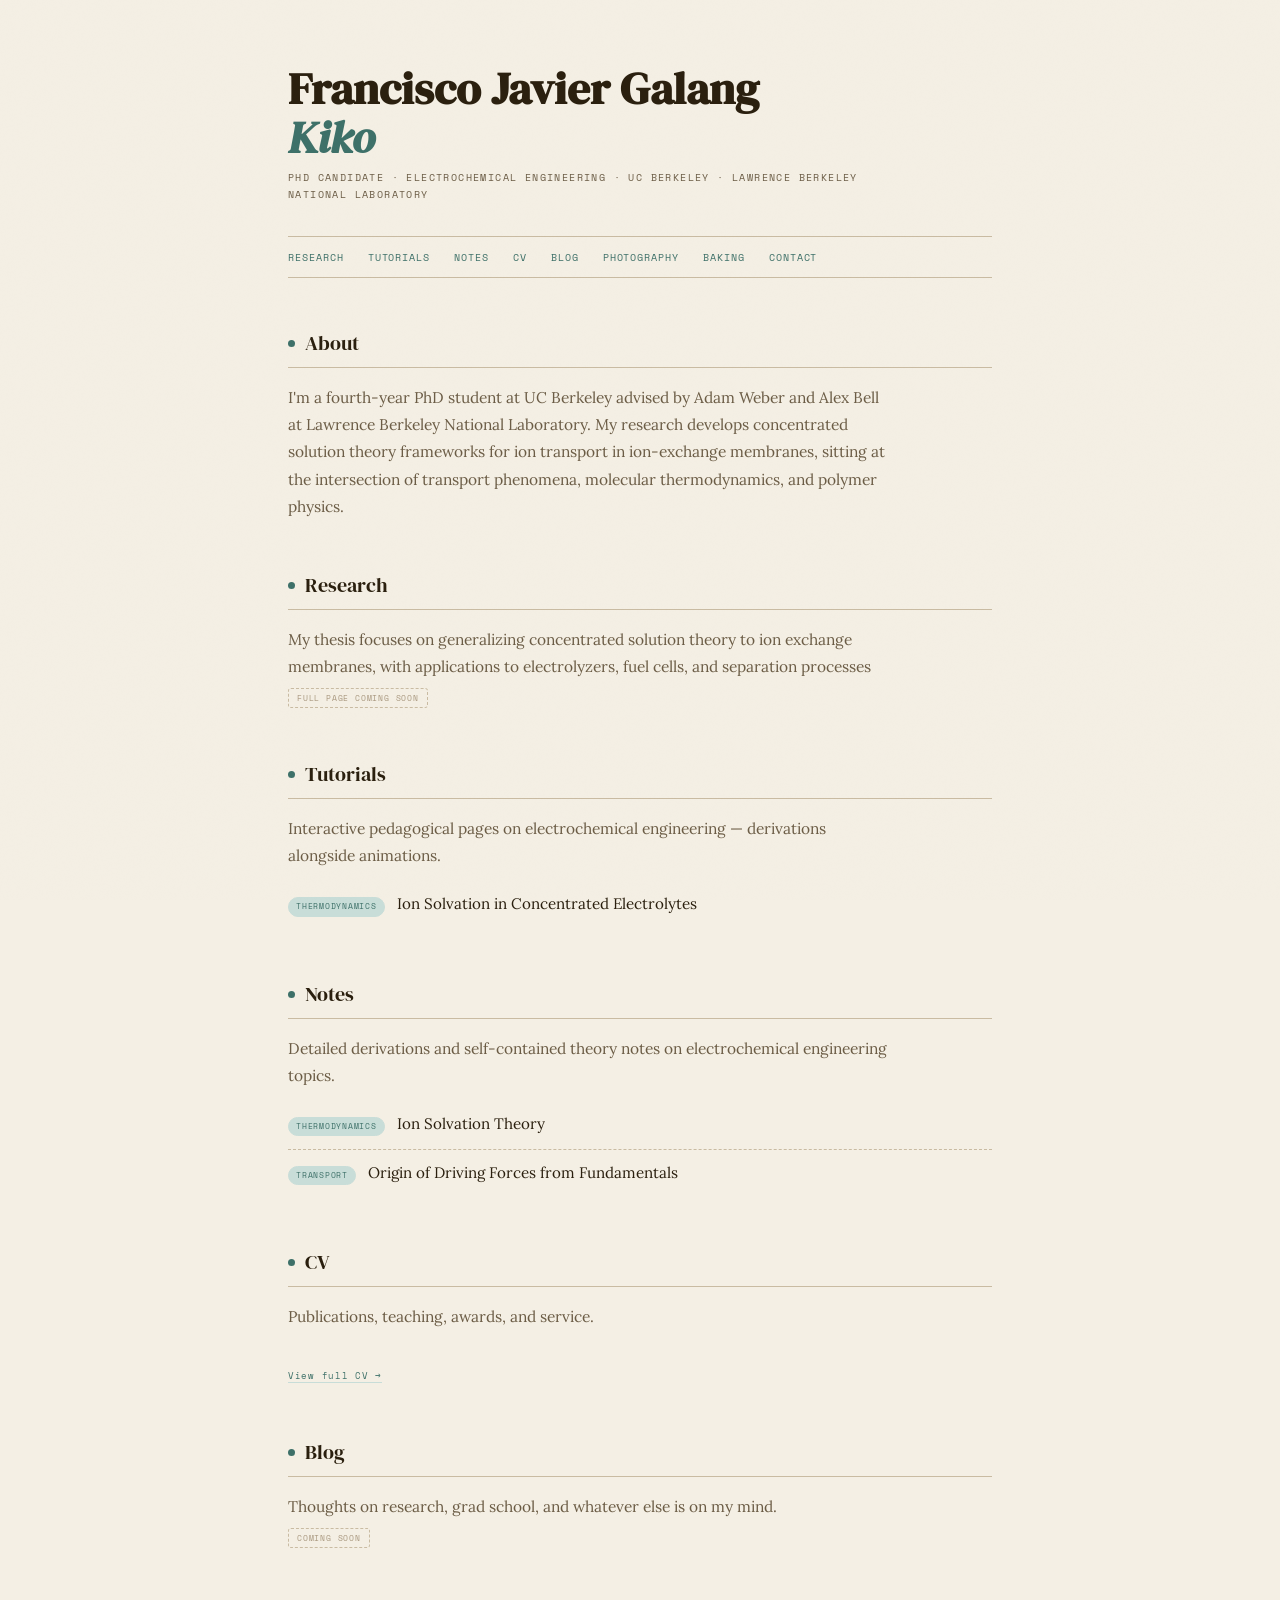
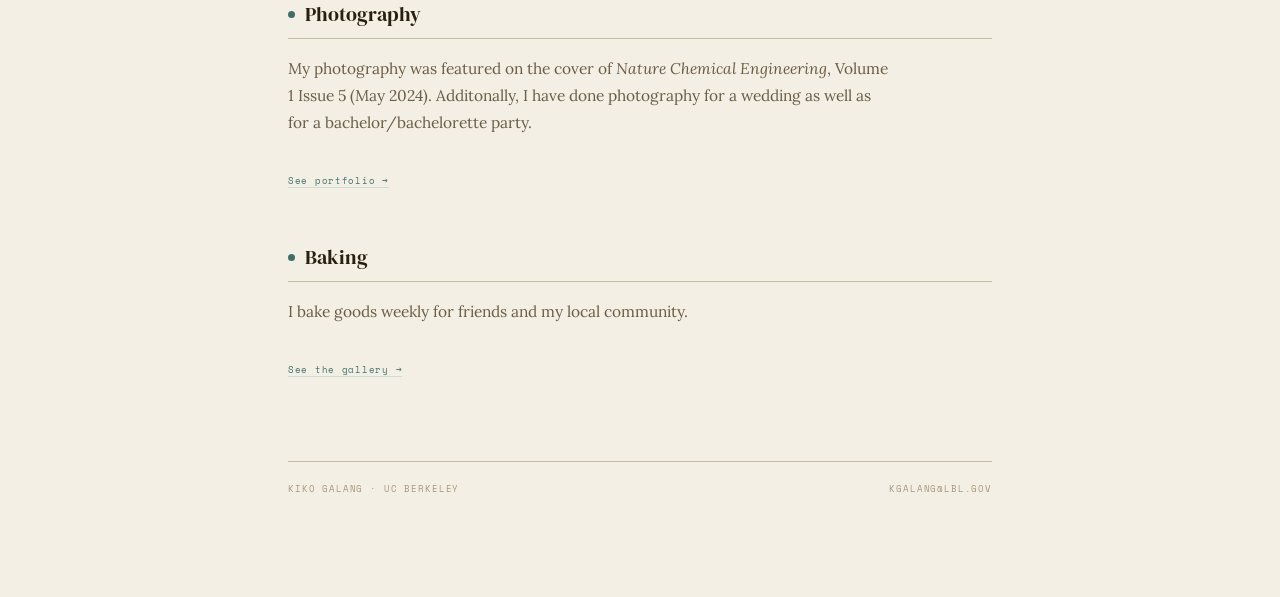
<file: index.html>
<!-- <!DOCTYPE html>
<html lang="en">
<head>
  <meta charset="UTF-8">
  <meta name="viewport" content="width=device-width, initial-scale=1.0">
  <title>Kiko Galang</title>
  <style>
    body {
      font-family: Georgia, serif;
      max-width: 750px;
      margin: 60px auto;
      padding: 0 20px;
      color: #222;
      line-height: 1.7;
    }
    h1 { font-size: 2em; margin-bottom: 0; }
    .subtitle { color: #555; margin-top: 4px; }
    nav { margin: 30px 0; }
    nav a { margin-right: 20px; color: #1a0dab; text-decoration: none; }
    nav a:hover { text-decoration: underline; }
    section { margin-top: 40px; }
    h2 { border-bottom: 1px solid #ddd; padding-bottom: 6px; }
    h2 a { color: #222; text-decoration: none; }
    h2 a:hover { color: #1a0dab; }
  </style>
</head>
<body>

  <h1>Kiko Galang</h1>
  <p class="subtitle">PhD Candidate, Chemical Engineering · UC Berkeley</p>

  <nav>
    <a href="#research">Research</a>
    <a href="tutorials/solvation.html">Tutorials</a>
    <a href="cv.html">CV</a>
    <a href="#blog">Blog</a>
    <a href="#photography">Photography</a>
    <a href="baking.html">Baking</a>
    <a href="mailto:kgalang@lbl.gov">Contact</a>
  </nav>

  <section id="about">
    <h2>About</h2>
    <p>
      I'm a fourth-year PhD student at UC Berkeley advised by Adam Weber and Alex Bell at Lawrence Berkeley National Laboratory. My research develops concentrated solution theory frameworks for ion transport in ion-exchange membranes, sitting at the intersection of transport phenomena, molecular thermodynamics, and polymer physics.
    </p>
  </section>

  <section id="research">
    <h2>Research</h2>
    <p>Coming soon.</p>
  </section>

  <section id="tutorials">
    <h2><a href="tutorials/solvation.html">Tutorials</a></h2>
    <ul>
      <li><a href="tutorials/solvation.html">Ion Solvation in Concentrated Electrolytes</a></li>
    </ul>
  </section>

  <section id="cv">
    <h2><a href="cv.html">CV</a></h2>
    <p><a href="cv.html">View my CV →</a></p>
  </section>

  <section id="blog">
    <h2>Blog</h2>
    <p>Research updates on grad school, and whatever else is on my mind. Coming soon.</p>
  </section>

  <section id="photography">
    <h2>Photography</h2>
    <p>Coming soon.</p>
  </section>

  <section id="baking">
    <h2><a href="baking.html">Baking</a></h2>
    <p>I bake cookies weekly for friends and family. <a href="baking.html">See the gallery →</a></p>
  </section>

</body>
</html> -->

<!DOCTYPE html>
<html lang="en">
<head>
  <meta charset="UTF-8">
  <meta name="viewport" content="width=device-width, initial-scale=1.0">
  <title>Kiko Galang</title>
  <link href="https://fonts.googleapis.com/css2?family=Lora:ital,wght@0,400;0,600;1,400&family=Space+Mono:wght@400;700&family=DM+Serif+Display:ital@0;1&display=swap" rel="stylesheet">
  <style>
    :root {
      --parchment:  #f4efe4;
      --parchment2: #ede6d6;
      --ink:        #2a1f0e;
      --ink-muted:  #6b5c45;
      --ink-faint:  #a8977e;
      --teal:       #3d7068;
      --teal-light: #5a9189;
      --teal-pale:  #c8ddd8;
      --gold:       #b5862a;
      --rule:       #c9bba2;
    }

    * { box-sizing: border-box; margin: 0; padding: 0; }

    body {
      background: var(--parchment);
      color: var(--ink);
      font-family: 'Lora', Georgia, serif;
      line-height: 1.75;
    }

    body::before {
      content: '';
      position: fixed;
      inset: 0;
      pointer-events: none;
      opacity: .018;
      background-image: url("data:image/svg+xml,%3Csvg viewBox='0 0 200 200' xmlns='http://www.w3.org/2000/svg'%3E%3Cfilter id='n'%3E%3CfeTurbulence type='fractalNoise' baseFrequency='0.9' numOctaves='4' stitchTiles='stitch'/%3E%3C/filter%3E%3Crect width='100%25' height='100%25' filter='url(%23n)'/%3E%3C/svg%3E");
      background-size: 180px;
      z-index: 9999;
    }

    .wrapper {
      max-width: 760px;
      margin: 0 auto;
      padding: 64px 28px 100px;
    }

    /* ── Header ── */
    .site-header { margin-bottom: 48px; }

    h1 {
      font-family: 'DM Serif Display', serif;
      font-size: clamp(2em, 5vw, 2.8em);
      line-height: 1.1;
      margin-bottom: 6px;
    }
    h1 em { font-style: italic; color: var(--teal); }

    .subtitle {
      font-family: 'Space Mono', monospace;
      font-size: 10px;
      letter-spacing: .14em;
      text-transform: uppercase;
      color: var(--ink-muted);
      margin-bottom: 32px;
    }

    /* ── Nav ── */
    nav {
      display: flex;
      flex-wrap: wrap;
      gap: 6px 0;
      border-top: 1px solid var(--rule);
      border-bottom: 1px solid var(--rule);
      padding: 12px 0;
    }
    nav a {
      font-family: 'Space Mono', monospace;
      font-size: 9.5px;
      letter-spacing: .1em;
      text-transform: uppercase;
      color: var(--teal);
      text-decoration: none;
      margin-right: 24px;
      transition: color .15s;
    }
    nav a:hover { color: var(--gold); }

    /* ── Sections ── */
    section { margin-top: 48px; }

    h2 {
      font-family: 'DM Serif Display', serif;
      font-size: 1.25em;
      font-weight: normal;
      color: var(--ink);
      border-bottom: 1px solid var(--rule);
      padding-bottom: 6px;
      margin-bottom: 16px;
      display: flex;
      align-items: center;
      gap: 10px;
    }
    h2::before {
      content: '';
      display: inline-block;
      width: 7px;
      height: 7px;
      border-radius: 50%;
      background: var(--teal);
      flex-shrink: 0;
    }
    h2 a { color: var(--ink); text-decoration: none; transition: color .15s; }
    h2 a:hover { color: var(--teal); }

    p { font-size: 0.97em; color: var(--ink-muted); max-width: 600px; }

    .text-link {
      font-family: 'Space Mono', monospace;
      font-size: 9px;
      letter-spacing: .08em;
      color: var(--teal);
      text-decoration: none;
      border-bottom: 1px solid var(--teal-pale);
      transition: border-color .15s, color .15s;
    }
    .text-link:hover { color: var(--gold); border-bottom-color: var(--gold); }

    /* ── Tutorial list ── */
    .tutorial-list { list-style: none; margin-top: 12px; }
    .tutorial-list li {
      padding: 10px 0;
      border-bottom: 1px dashed var(--rule);
      display: flex;
      align-items: baseline;
      gap: 12px;
    }
    .tutorial-list li:last-child { border-bottom: none; }
    .tutorial-tag {
      font-family: 'Space Mono', monospace;
      font-size: 7.5px;
      letter-spacing: .1em;
      text-transform: uppercase;
      padding: 2px 7px;
      border-radius: 20px;
      background: var(--teal-pale);
      color: var(--teal);
      border: 1px solid var(--teal-pale);
      white-space: nowrap;
      flex-shrink: 0;
    }
    .tutorial-list a {
      font-family: 'Lora', serif;
      font-size: 0.95em;
      color: var(--ink);
      text-decoration: none;
      border-bottom: 1px solid transparent;
      transition: border-color .15s, color .15s;
    }
    .tutorial-list a:hover { color: var(--teal); border-bottom-color: var(--teal-pale); }

    .soon {
      font-family: 'Space Mono', monospace;
      font-size: 8px;
      letter-spacing: .1em;
      text-transform: uppercase;
      color: var(--ink-faint);
      border: 1px dashed var(--rule);
      padding: 2px 8px;
      border-radius: 3px;
      display: inline-block;
      margin-top: 8px;
    }

    /* ── Footer ── */
    footer {
      margin-top: 80px;
      padding-top: 20px;
      border-top: 1px solid var(--rule);
      font-family: 'Space Mono', monospace;
      font-size: 8.5px;
      letter-spacing: .1em;
      text-transform: uppercase;
      color: var(--ink-faint);
      display: flex;
      justify-content: space-between;
      flex-wrap: wrap;
      gap: 8px;
    }
    footer a { color: var(--ink-faint); text-decoration: none; }
    footer a:hover { color: var(--teal); }
  </style>
</head>
<body>
<div class="wrapper">

  <header class="site-header">
    <h1>Francisco Javier Galang<br><em>Kiko</em></h1>
    <p class="subtitle">PhD Candidate · Electrochemical Engineering · UC Berkeley · Lawrence Berkeley National Laboratory</p>
    <nav>
      <a href="#research">Research</a>
      <a href="#tutorials">Tutorials</a>
      <a href="#notes">Notes</a>
      <a href="cv.html">CV</a>
      <a href="#blog">Blog</a>
      <a href="#photography">Photography</a>
      <a href="baking.html">Baking</a>
      <a href="mailto:kgalang@lbl.gov">Contact</a>
    </nav>
  </header>

  <section id="about">
    <h2>About</h2>
    <p>
      I'm a fourth-year PhD student at UC Berkeley advised by Adam Weber and Alex Bell
      at Lawrence Berkeley National Laboratory. My research develops concentrated solution
      theory frameworks for ion transport in ion-exchange membranes, sitting at the
      intersection of transport phenomena, molecular thermodynamics, and polymer physics.
    </p>
  </section>

  <section id="research">
    <h2>Research</h2>
    <p>
      My thesis focuses on generalizing concentrated solution theory to ion exchange
      membranes, with applications to electrolyzers, fuel cells, and separation processes
    </p>
    <span class="soon">Full page coming soon</span>
  </section>

  <section id="tutorials">
    <h2><a href="tutorials/solvation.html">Tutorials</a></h2>
    <p>Interactive pedagogical pages on electrochemical engineering — derivations alongside animations.</p>
    <ul class="tutorial-list">
      <li>
        <span class="tutorial-tag">Thermodynamics</span>
        <a href="tutorials/solvation.html">Ion Solvation in Concentrated Electrolytes</a>
      </li>
    </ul>
  </section>

  <section id="notes">
    <h2>Notes</h2>
    <p>Detailed derivations and self-contained theory notes on electrochemical engineering topics.</p>
    <ul class="tutorial-list">
      <li>
        <span class="tutorial-tag">Thermodynamics</span>
        <a href="notes/solvation.html">Ion Solvation Theory</a>
      </li>
      <li>
        <span class="tutorial-tag">Transport</span>
        <a href="notes/driving_forces.html">Origin of Driving Forces from Fundamentals</a>
      </li>
    </ul>
  </section>

  <section id="cv">
    <h2><a href="cv.html">CV</a></h2>
    <p>Publications, teaching, awards, and service.</p>
    <br>
    <a class="text-link" href="cv.html">View full CV →</a>
  </section>

  <section id="blog">
    <h2>Blog</h2>
    <p>Thoughts on research, grad school, and whatever else is on my mind.</p>
    <span class="soon">Coming soon</span>
  </section>

  <section id="photography">
    <h2>Photography</h2>
    <p>
      My photography was featured on the cover of
      <em>Nature Chemical Engineering</em>, Volume 1 Issue 5 (May 2024). Additonally, I have done photography for a wedding as well as for a bachelor/bachelorette party.
    </p>
    <br>
    <a class="text-link" href="https://kgalang.myportfolio.com/" target="_blank">See portfolio →</a>
  </section>

  <section id="baking">
    <h2><a href="baking.html">Baking</a></h2>
    <p>I bake goods weekly for friends and my local community.</p>
    <br>
    <a class="text-link" href="baking.html">See the gallery →</a>
  </section>

  <footer>
    <span>Kiko Galang · UC Berkeley</span>
    <span><a href="mailto:kgalang@lbl.gov">kgalang@lbl.gov</a></span>
  </footer>

</div>
</body>
</html>
</file>
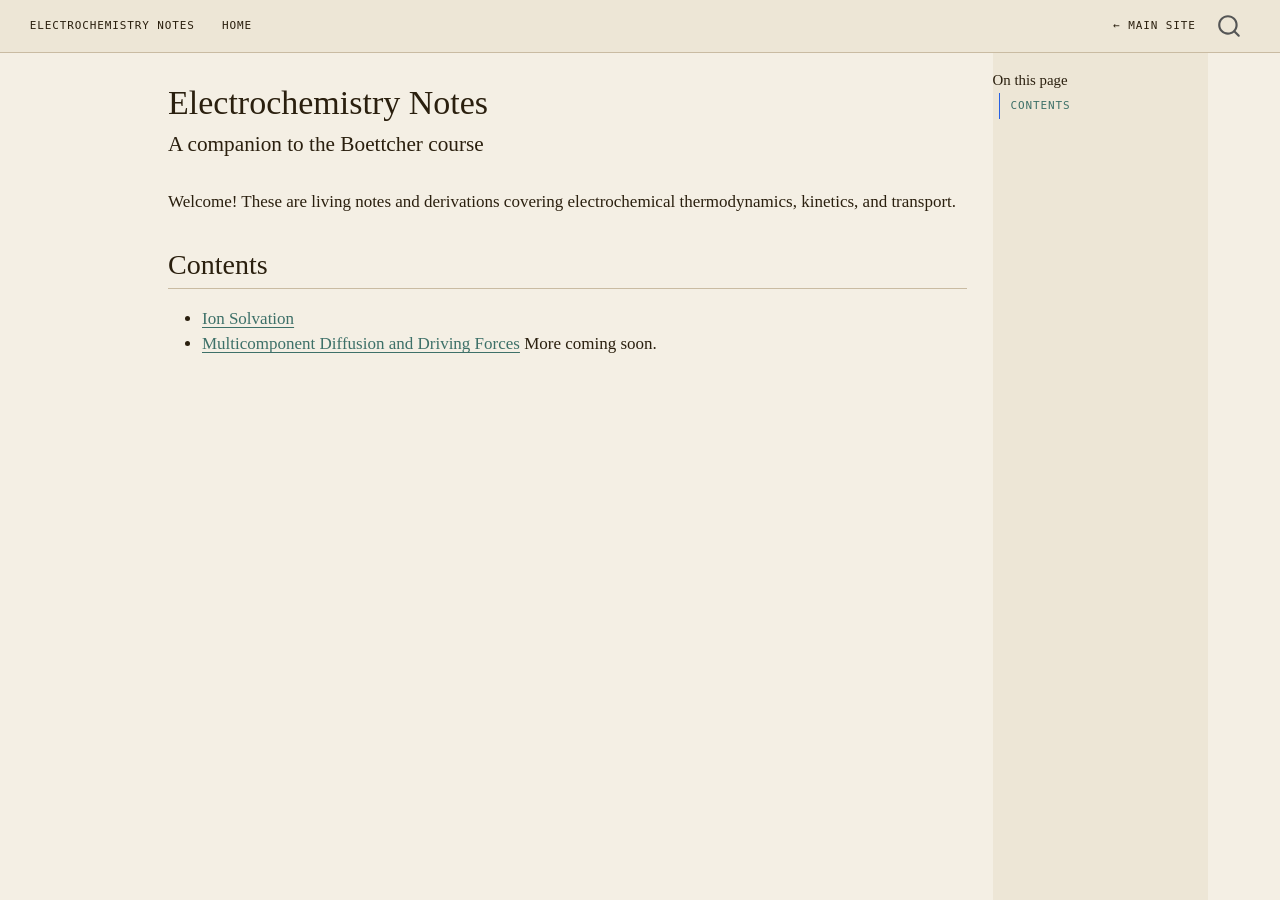
<file: notes/index.html>
<!DOCTYPE html>
<html xmlns="http://www.w3.org/1999/xhtml" lang="en" xml:lang="en"><head>

<meta charset="utf-8">
<meta name="generator" content="quarto-1.9.38">

<meta name="viewport" content="width=device-width, initial-scale=1.0, user-scalable=yes">


<title>Electrochemistry Notes</title>
<style>
/* Default styles provided by pandoc.
** See https://pandoc.org/MANUAL.html#variables-for-html for config info.
*/
code{white-space: pre-wrap;}
span.smallcaps{font-variant: small-caps;}
div.columns{display: flex; gap: min(4vw, 1.5em);}
div.column{flex: auto; overflow-x: auto;}
div.hanging-indent{margin-left: 1.5em; text-indent: -1.5em;}
ul.task-list{list-style: none;}
ul.task-list li input[type="checkbox"] {
  width: 0.8em;
  margin: 0 0.8em 0.2em -1em; /* quarto-specific, see https://github.com/quarto-dev/quarto-cli/issues/4556 */ 
  vertical-align: middle;
}
</style>


<script src="site_libs/quarto-nav/quarto-nav.js"></script>
<script src="site_libs/quarto-nav/headroom.min.js"></script>
<script src="site_libs/clipboard/clipboard.min.js"></script>
<script src="site_libs/quarto-search/autocomplete.umd.js"></script>
<script src="site_libs/quarto-search/fuse.min.js"></script>
<script src="site_libs/quarto-search/quarto-search.js"></script>
<meta name="quarto:offset" content="./">
<script src="site_libs/quarto-html/quarto.js" type="module"></script>
<script src="site_libs/quarto-html/tabsets/tabsets.js" type="module"></script>
<script src="site_libs/quarto-html/popper.min.js"></script>
<script src="site_libs/quarto-html/tippy.umd.min.js"></script>
<script src="site_libs/quarto-html/anchor.min.js"></script>
<link href="site_libs/quarto-html/tippy.css" rel="stylesheet">
<link href="site_libs/quarto-html/quarto-syntax-highlighting-15634bcf2e68342d4ad2dfa704d543f6.css" rel="stylesheet" id="quarto-text-highlighting-styles">
<script src="site_libs/bootstrap/bootstrap.min.js"></script>
<link href="site_libs/bootstrap/bootstrap-icons.css" rel="stylesheet">
<link href="site_libs/bootstrap/bootstrap-13e55d8afe54018948a0bebbd4d974e0.min.css" rel="stylesheet" append-hash="true" id="quarto-bootstrap" data-mode="light">
<script id="quarto-search-options" type="application/json">{
  "location": "navbar",
  "copy-button": false,
  "collapse-after": 3,
  "panel-placement": "end",
  "type": "overlay",
  "limit": 50,
  "keyboard-shortcut": [
    "f",
    "/",
    "s"
  ],
  "show-item-context": false,
  "language": {
    "search-no-results-text": "No results",
    "search-matching-documents-text": "matching documents",
    "search-copy-link-title": "Copy link to search",
    "search-hide-matches-text": "Hide additional matches",
    "search-more-match-text": "more match in this document",
    "search-more-matches-text": "more matches in this document",
    "search-clear-button-title": "Clear",
    "search-text-placeholder": "",
    "search-detached-cancel-button-title": "Cancel",
    "search-submit-button-title": "Submit",
    "search-label": "Search"
  }
}</script>


<link rel="stylesheet" href="custom.css">
</head>

<body class="nav-fixed quarto-light">

<div id="quarto-search-results"></div>
  <header id="quarto-header" class="headroom fixed-top">
    <nav class="navbar navbar-expand-lg " data-bs-theme="dark">
      <div class="navbar-container container-fluid">
      <div class="navbar-brand-container mx-auto">
    <a class="navbar-brand" href="./index.html">
    <span class="navbar-title">Electrochemistry Notes</span>
    </a>
  </div>
            <div id="quarto-search" class="" title="Search"></div>
          <button class="navbar-toggler" type="button" data-bs-toggle="collapse" data-bs-target="#navbarCollapse" aria-controls="navbarCollapse" role="menu" aria-expanded="false" aria-label="Toggle navigation" onclick="if (window.quartoToggleHeadroom) { window.quartoToggleHeadroom(); }">
  <span class="navbar-toggler-icon"></span>
</button>
          <div class="collapse navbar-collapse" id="navbarCollapse">
            <ul class="navbar-nav navbar-nav-scroll me-auto">
  <li class="nav-item">
    <a class="nav-link active" href="./index.html" aria-current="page"> 
<span class="menu-text">Home</span></a>
  </li>  
</ul>
            <ul class="navbar-nav navbar-nav-scroll ms-auto">
  <li class="nav-item">
    <a class="nav-link" href="https://kiko-galang.github.io"> 
<span class="menu-text">← Main Site</span></a>
  </li>  
</ul>
          </div> <!-- /navcollapse -->
            <div class="quarto-navbar-tools">
</div>
      </div> <!-- /container-fluid -->
    </nav>
</header>
<!-- content -->
<div id="quarto-content" class="quarto-container page-columns page-rows-contents page-layout-article page-navbar">
<!-- sidebar -->
<!-- margin-sidebar -->
    <div id="quarto-margin-sidebar" class="sidebar margin-sidebar">
        <nav id="TOC" role="doc-toc" class="toc-active">
    <h2 id="toc-title">On this page</h2>
   
  <ul>
  <li><a href="#contents" id="toc-contents" class="nav-link active" data-scroll-target="#contents">Contents</a></li>
  </ul>
</nav>
    </div>
<!-- main -->
<main class="content" id="quarto-document-content">

<header id="title-block-header" class="quarto-title-block default">
<div class="quarto-title">
<h1 class="title">Electrochemistry Notes</h1>
<p class="subtitle lead">A companion to the Boettcher course</p>
</div>



<div class="quarto-title-meta">

    
  
    
  </div>
  


</header>


<p>Welcome! These are living notes and derivations covering electrochemical thermodynamics, kinetics, and transport.</p>
<section id="contents" class="level2">
<h2 class="anchored" data-anchor-id="contents">Contents</h2>
<ul>
<li><a href="solvation.html">Ion Solvation</a></li>
<li><a href="driving_forces.html">Multicomponent Diffusion and Driving Forces</a> More coming soon.</li>
</ul>


</section>

</main> <!-- /main -->
<script id="quarto-html-after-body" type="application/javascript">
  window.document.addEventListener("DOMContentLoaded", function (event) {
    const icon = "";
    const anchorJS = new window.AnchorJS();
    anchorJS.options = {
      placement: 'right',
      icon: icon
    };
    anchorJS.add('.anchored');
    const isCodeAnnotation = (el) => {
      for (const clz of el.classList) {
        if (clz.startsWith('code-annotation-')) {                     
          return true;
        }
      }
      return false;
    }
    const onCopySuccess = function(e) {
      // button target
      const button = e.trigger;
      // don't keep focus
      button.blur();
      // flash "checked"
      button.classList.add('code-copy-button-checked');
      var currentTitle = button.getAttribute("title");
      button.setAttribute("title", "Copied!");
      let tooltip;
      if (window.bootstrap) {
        button.setAttribute("data-bs-toggle", "tooltip");
        button.setAttribute("data-bs-placement", "left");
        button.setAttribute("data-bs-title", "Copied!");
        tooltip = new bootstrap.Tooltip(button, 
          { trigger: "manual", 
            customClass: "code-copy-button-tooltip",
            offset: [0, -8]});
        tooltip.show();    
      }
      setTimeout(function() {
        if (tooltip) {
          tooltip.hide();
          button.removeAttribute("data-bs-title");
          button.removeAttribute("data-bs-toggle");
          button.removeAttribute("data-bs-placement");
        }
        button.setAttribute("title", currentTitle);
        button.classList.remove('code-copy-button-checked');
      }, 1000);
      // clear code selection
      e.clearSelection();
    }
    const getTextToCopy = function(trigger) {
      const outerScaffold = trigger.parentElement.cloneNode(true);
      const codeEl = outerScaffold.querySelector('code');
      for (const childEl of codeEl.children) {
        if (isCodeAnnotation(childEl)) {
          childEl.remove();
        }
      }
      return codeEl.innerText;
    }
    const clipboard = new window.ClipboardJS('.code-copy-button:not([data-in-quarto-modal])', {
      text: getTextToCopy
    });
    clipboard.on('success', onCopySuccess);
    if (window.document.getElementById('quarto-embedded-source-code-modal')) {
      const clipboardModal = new window.ClipboardJS('.code-copy-button[data-in-quarto-modal]', {
        text: getTextToCopy,
        container: window.document.getElementById('quarto-embedded-source-code-modal')
      });
      clipboardModal.on('success', onCopySuccess);
    }
      var localhostRegex = new RegExp(/^(?:http|https):\/\/localhost\:?[0-9]*\//);
      var mailtoRegex = new RegExp(/^mailto:/);
        var filterRegex = new RegExp('/' + window.location.host + '/');
      var isInternal = (href) => {
          return filterRegex.test(href) || localhostRegex.test(href) || mailtoRegex.test(href);
      }
      // Inspect non-navigation links and adorn them if external
     var links = window.document.querySelectorAll('a[href]:not(.nav-link):not(.navbar-brand):not(.toc-action):not(.sidebar-link):not(.sidebar-item-toggle):not(.pagination-link):not(.no-external):not([aria-hidden]):not(.dropdown-item):not(.quarto-navigation-tool):not(.about-link)');
      for (var i=0; i<links.length; i++) {
        const link = links[i];
        if (!isInternal(link.href)) {
          // undo the damage that might have been done by quarto-nav.js in the case of
          // links that we want to consider external
          if (link.dataset.originalHref !== undefined) {
            link.href = link.dataset.originalHref;
          }
        }
      }
    function tippyHover(el, contentFn, onTriggerFn, onUntriggerFn) {
      const config = {
        allowHTML: true,
        maxWidth: 500,
        delay: 100,
        arrow: false,
        appendTo: function(el) {
            return el.parentElement;
        },
        interactive: true,
        interactiveBorder: 10,
        theme: 'quarto',
        placement: 'bottom-start',
      };
      if (contentFn) {
        config.content = contentFn;
      }
      if (onTriggerFn) {
        config.onTrigger = onTriggerFn;
      }
      if (onUntriggerFn) {
        config.onUntrigger = onUntriggerFn;
      }
      window.tippy(el, config); 
    }
    const noterefs = window.document.querySelectorAll('a[role="doc-noteref"]');
    for (var i=0; i<noterefs.length; i++) {
      const ref = noterefs[i];
      tippyHover(ref, function() {
        // use id or data attribute instead here
        let href = ref.getAttribute('data-footnote-href') || ref.getAttribute('href');
        try { href = new URL(href).hash; } catch {}
        const id = href.replace(/^#\/?/, "");
        const note = window.document.getElementById(id);
        if (note) {
          return note.innerHTML;
        } else {
          return "";
        }
      });
    }
    const xrefs = window.document.querySelectorAll('a.quarto-xref');
    const processXRef = (id, note) => {
      // Strip column container classes
      const stripColumnClz = (el) => {
        el.classList.remove("page-full", "page-columns");
        if (el.children) {
          for (const child of el.children) {
            stripColumnClz(child);
          }
        }
      }
      stripColumnClz(note)
      if (id === null || id.startsWith('sec-')) {
        // Special case sections, only their first couple elements
        const container = document.createElement("div");
        if (note.children && note.children.length > 2) {
          container.appendChild(note.children[0].cloneNode(true));
          for (let i = 1; i < note.children.length; i++) {
            const child = note.children[i];
            if (child.tagName === "P" && child.innerText === "") {
              continue;
            } else {
              container.appendChild(child.cloneNode(true));
              break;
            }
          }
          if (window.Quarto?.typesetMath) {
            window.Quarto.typesetMath(container);
          }
          return container.innerHTML
        } else {
          if (window.Quarto?.typesetMath) {
            window.Quarto.typesetMath(note);
          }
          return note.innerHTML;
        }
      } else {
        // Remove any anchor links if they are present
        const anchorLink = note.querySelector('a.anchorjs-link');
        if (anchorLink) {
          anchorLink.remove();
        }
        if (window.Quarto?.typesetMath) {
          window.Quarto.typesetMath(note);
        }
        if (note.classList.contains("callout")) {
          return note.outerHTML;
        } else {
          return note.innerHTML;
        }
      }
    }
    for (var i=0; i<xrefs.length; i++) {
      const xref = xrefs[i];
      tippyHover(xref, undefined, function(instance) {
        instance.disable();
        let url = xref.getAttribute('href');
        let hash = undefined; 
        if (url.startsWith('#')) {
          hash = url;
        } else {
          try { hash = new URL(url).hash; } catch {}
        }
        if (hash) {
          const id = hash.replace(/^#\/?/, "");
          const note = window.document.getElementById(id);
          if (note !== null) {
            try {
              const html = processXRef(id, note.cloneNode(true));
              instance.setContent(html);
            } finally {
              instance.enable();
              instance.show();
            }
          } else {
            // See if we can fetch this
            fetch(url.split('#')[0])
            .then(res => res.text())
            .then(html => {
              const parser = new DOMParser();
              const htmlDoc = parser.parseFromString(html, "text/html");
              const note = htmlDoc.getElementById(id);
              if (note !== null) {
                const html = processXRef(id, note);
                instance.setContent(html);
              } 
            }).finally(() => {
              instance.enable();
              instance.show();
            });
          }
        } else {
          // See if we can fetch a full url (with no hash to target)
          // This is a special case and we should probably do some content thinning / targeting
          fetch(url)
          .then(res => res.text())
          .then(html => {
            const parser = new DOMParser();
            const htmlDoc = parser.parseFromString(html, "text/html");
            const note = htmlDoc.querySelector('main.content');
            if (note !== null) {
              // This should only happen for chapter cross references
              // (since there is no id in the URL)
              // remove the first header
              if (note.children.length > 0 && note.children[0].tagName === "HEADER") {
                note.children[0].remove();
              }
              const html = processXRef(null, note);
              instance.setContent(html);
            } 
          }).finally(() => {
            instance.enable();
            instance.show();
          });
        }
      }, function(instance) {
      });
    }
        let selectedAnnoteEl;
        const selectorForAnnotation = ( cell, annotation) => {
          let cellAttr = 'data-code-cell="' + cell + '"';
          let lineAttr = 'data-code-annotation="' +  annotation + '"';
          const selector = 'span[' + cellAttr + '][' + lineAttr + ']';
          return selector;
        }
        const selectCodeLines = (annoteEl) => {
          const doc = window.document;
          const targetCell = annoteEl.getAttribute("data-target-cell");
          const targetAnnotation = annoteEl.getAttribute("data-target-annotation");
          const annoteSpan = window.document.querySelector(selectorForAnnotation(targetCell, targetAnnotation));
          const lines = annoteSpan.getAttribute("data-code-lines").split(",");
          const lineIds = lines.map((line) => {
            return targetCell + "-" + line;
          })
          let top = null;
          let height = null;
          let parent = null;
          if (lineIds.length > 0) {
              //compute the position of the single el (top and bottom and make a div)
              const el = window.document.getElementById(lineIds[0]);
              top = el.offsetTop;
              height = el.offsetHeight;
              parent = el.parentElement.parentElement;
            if (lineIds.length > 1) {
              const lastEl = window.document.getElementById(lineIds[lineIds.length - 1]);
              const bottom = lastEl.offsetTop + lastEl.offsetHeight;
              height = bottom - top;
            }
            if (top !== null && height !== null && parent !== null) {
              // cook up a div (if necessary) and position it 
              let div = window.document.getElementById("code-annotation-line-highlight");
              if (div === null) {
                div = window.document.createElement("div");
                div.setAttribute("id", "code-annotation-line-highlight");
                div.style.position = 'absolute';
                parent.appendChild(div);
              }
              div.style.top = top - 2 + "px";
              div.style.height = height + 4 + "px";
              div.style.left = 0;
              let gutterDiv = window.document.getElementById("code-annotation-line-highlight-gutter");
              if (gutterDiv === null) {
                gutterDiv = window.document.createElement("div");
                gutterDiv.setAttribute("id", "code-annotation-line-highlight-gutter");
                gutterDiv.style.position = 'absolute';
                const codeCell = window.document.getElementById(targetCell);
                const gutter = codeCell.querySelector('.code-annotation-gutter');
                gutter.appendChild(gutterDiv);
              }
              gutterDiv.style.top = top - 2 + "px";
              gutterDiv.style.height = height + 4 + "px";
            }
            selectedAnnoteEl = annoteEl;
          }
        };
        const unselectCodeLines = () => {
          const elementsIds = ["code-annotation-line-highlight", "code-annotation-line-highlight-gutter"];
          elementsIds.forEach((elId) => {
            const div = window.document.getElementById(elId);
            if (div) {
              div.remove();
            }
          });
          selectedAnnoteEl = undefined;
        };
          // Handle positioning of the toggle
      window.addEventListener(
        "resize",
        throttle(() => {
          elRect = undefined;
          if (selectedAnnoteEl) {
            selectCodeLines(selectedAnnoteEl);
          }
        }, 10)
      );
      function throttle(fn, ms) {
      let throttle = false;
      let timer;
        return (...args) => {
          if(!throttle) { // first call gets through
              fn.apply(this, args);
              throttle = true;
          } else { // all the others get throttled
              if(timer) clearTimeout(timer); // cancel #2
              timer = setTimeout(() => {
                fn.apply(this, args);
                timer = throttle = false;
              }, ms);
          }
        };
      }
        // Attach click handler to the DT
        const annoteDls = window.document.querySelectorAll('dt[data-target-cell]');
        for (const annoteDlNode of annoteDls) {
          annoteDlNode.addEventListener('click', (event) => {
            const clickedEl = event.target;
            if (clickedEl !== selectedAnnoteEl) {
              unselectCodeLines();
              const activeEl = window.document.querySelector('dt[data-target-cell].code-annotation-active');
              if (activeEl) {
                activeEl.classList.remove('code-annotation-active');
              }
              selectCodeLines(clickedEl);
              clickedEl.classList.add('code-annotation-active');
            } else {
              // Unselect the line
              unselectCodeLines();
              clickedEl.classList.remove('code-annotation-active');
            }
          });
        }
    const findCites = (el) => {
      const parentEl = el.parentElement;
      if (parentEl) {
        const cites = parentEl.dataset.cites;
        if (cites) {
          return {
            el,
            cites: cites.split(' ')
          };
        } else {
          return findCites(el.parentElement)
        }
      } else {
        return undefined;
      }
    };
    var bibliorefs = window.document.querySelectorAll('a[role="doc-biblioref"]');
    for (var i=0; i<bibliorefs.length; i++) {
      const ref = bibliorefs[i];
      const citeInfo = findCites(ref);
      if (citeInfo) {
        tippyHover(citeInfo.el, function() {
          var popup = window.document.createElement('div');
          citeInfo.cites.forEach(function(cite) {
            var citeDiv = window.document.createElement('div');
            citeDiv.classList.add('hanging-indent');
            citeDiv.classList.add('csl-entry');
            var biblioDiv = window.document.getElementById('ref-' + cite);
            if (biblioDiv) {
              citeDiv.innerHTML = biblioDiv.innerHTML;
            }
            popup.appendChild(citeDiv);
          });
          return popup.innerHTML;
        });
      }
    }
  });
  </script>
</div> <!-- /content -->




</body></html>
</file>
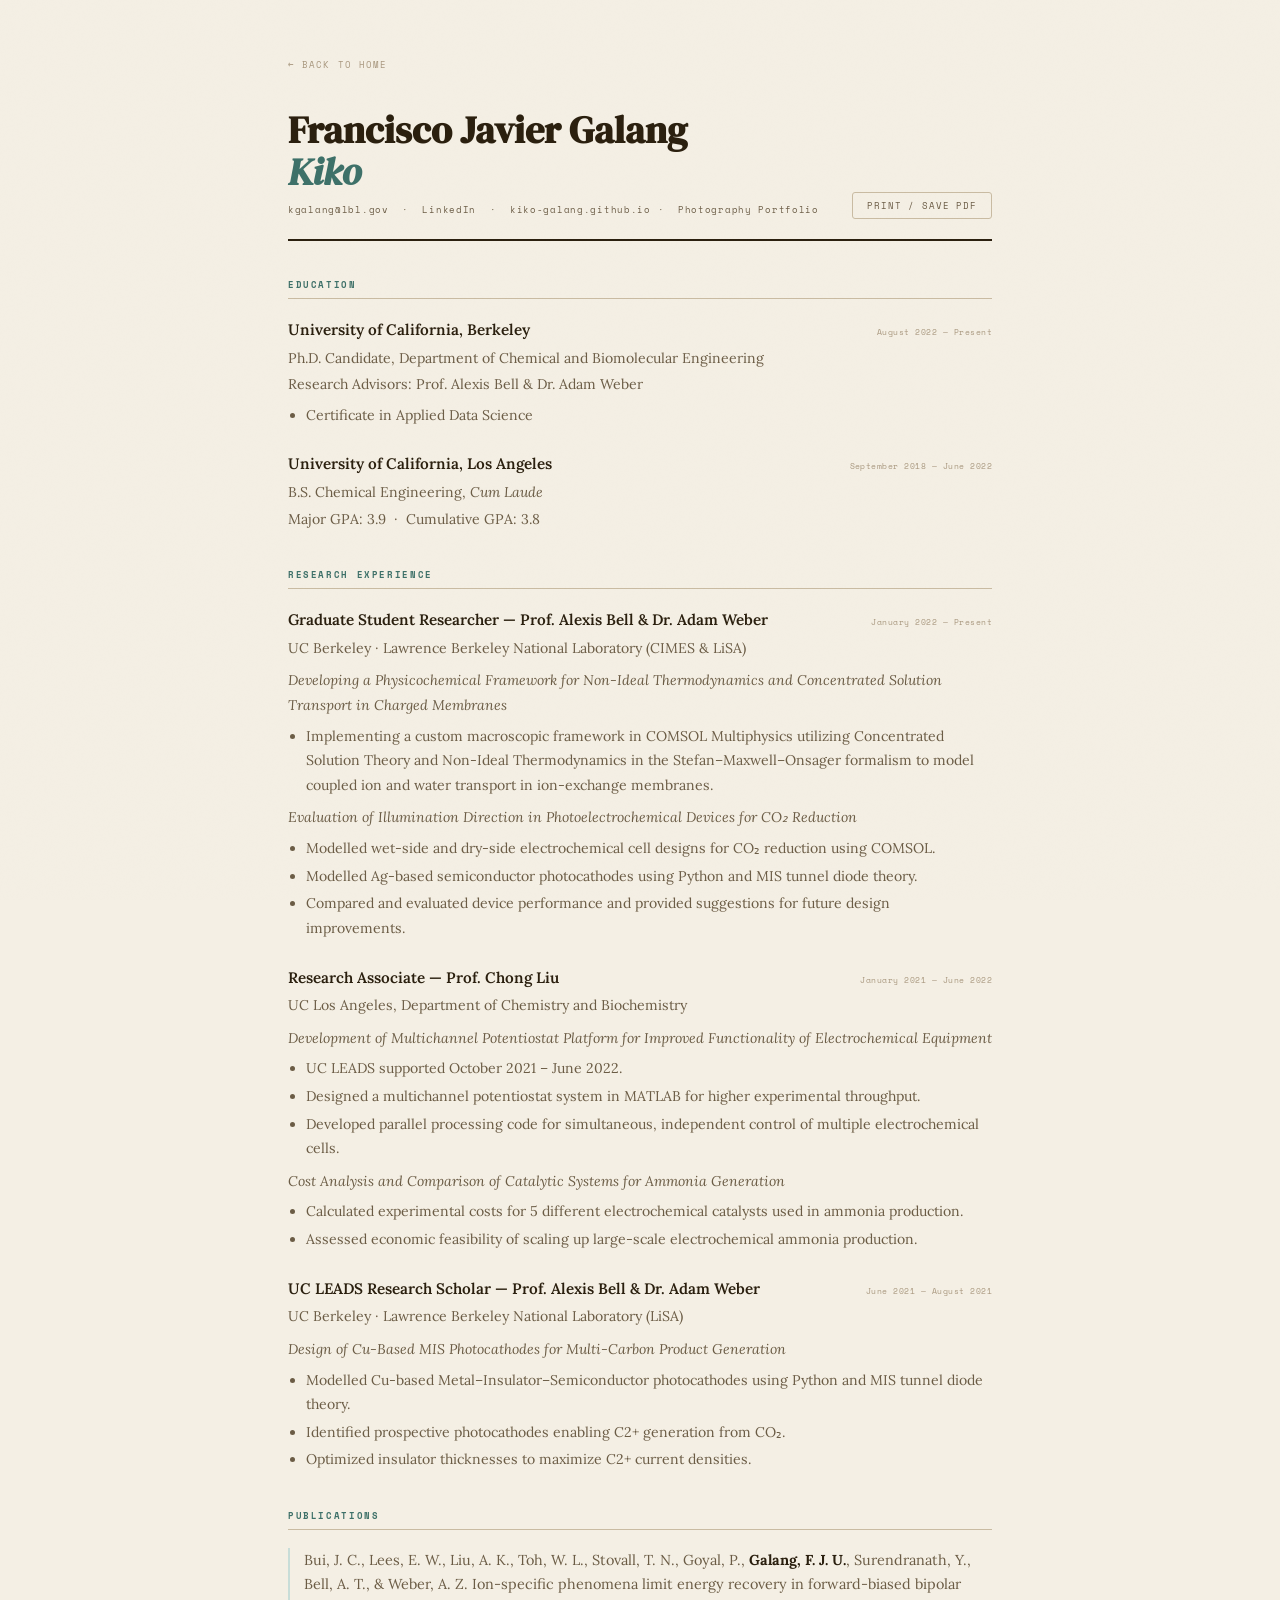
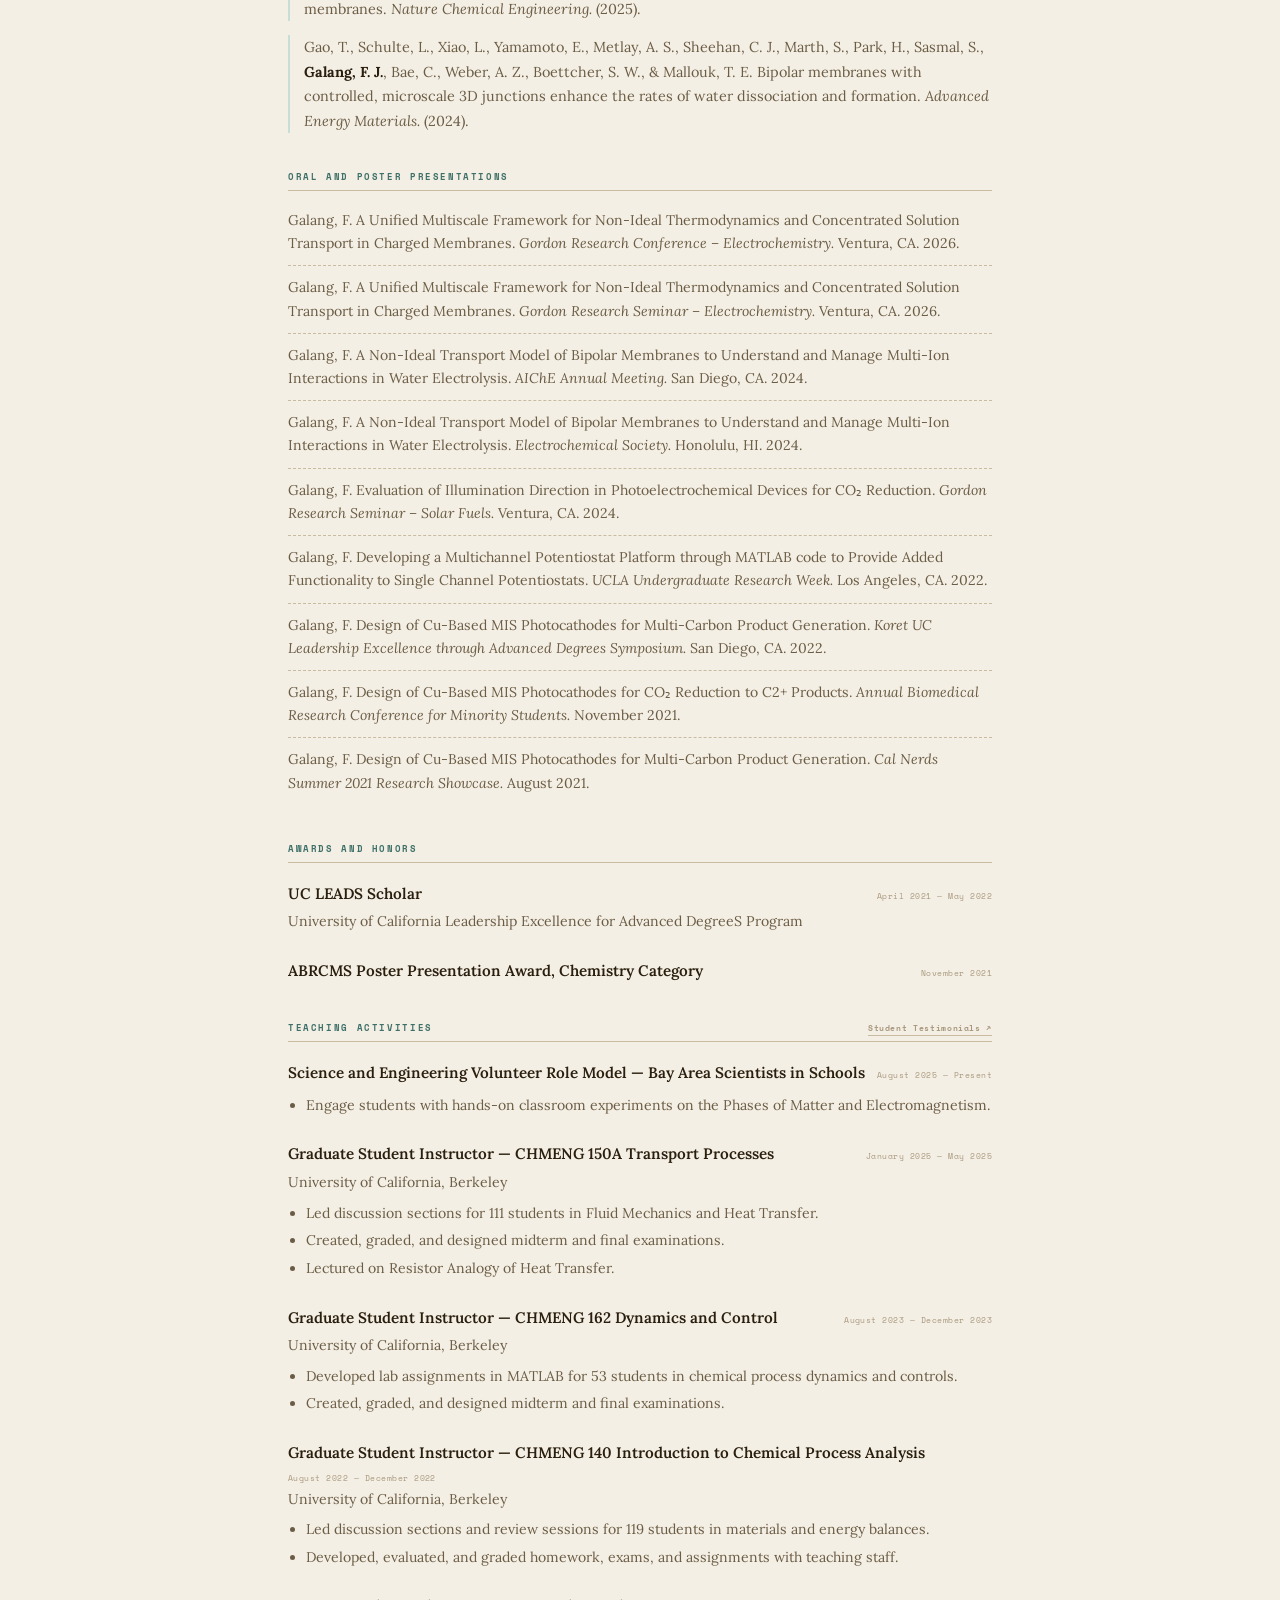
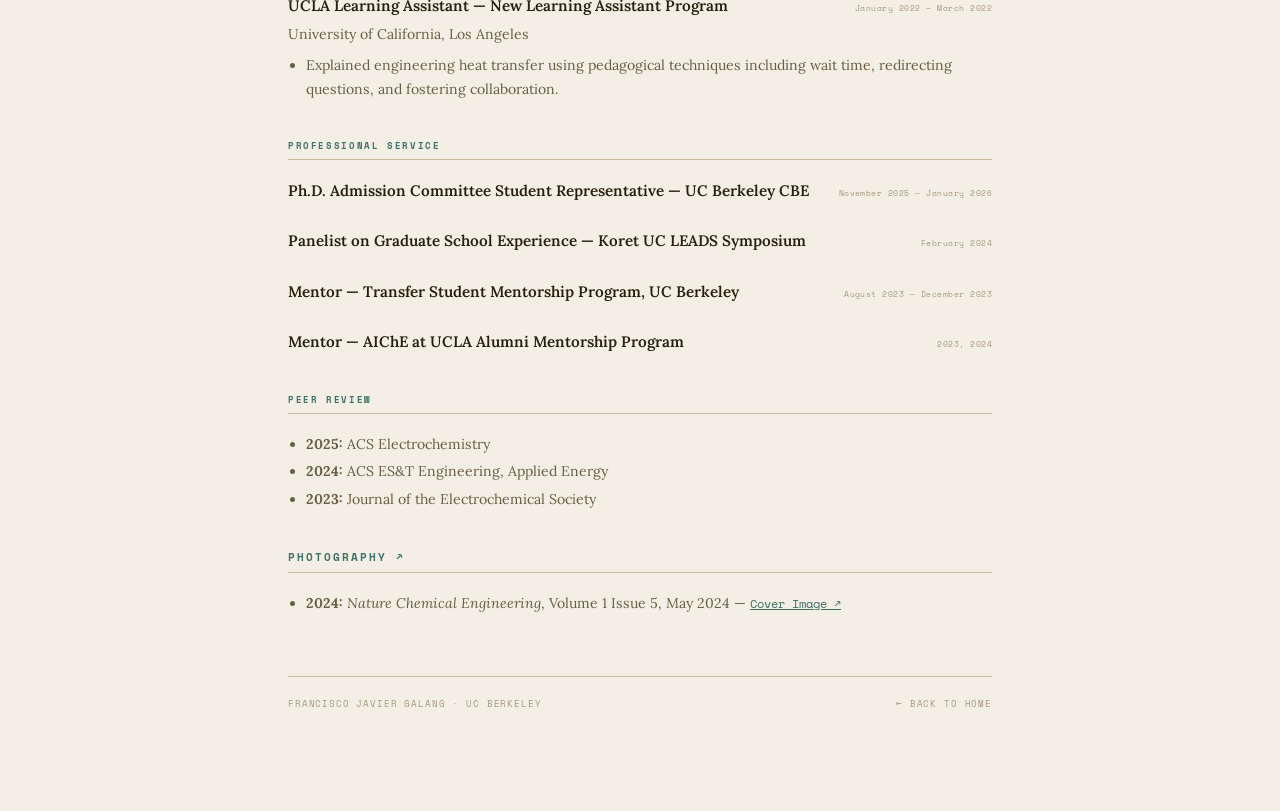
<file: cv.html>
<!DOCTYPE html>
<html lang="en">
<head>
  <meta charset="UTF-8">
  <meta name="viewport" content="width=device-width, initial-scale=1.0">
  <title>CV | Francisco Galang</title>
  <link href="https://fonts.googleapis.com/css2?family=Lora:ital,wght@0,400;0,600;1,400&family=Space+Mono:wght@400;700&family=DM+Serif+Display:ital@0;1&display=swap" rel="stylesheet">
  <style>
    :root {
      --parchment:  #f4efe4;
      --parchment2: #ede6d6;
      --ink:        #2a1f0e;
      --ink-muted:  #6b5c45;
      --ink-faint:  #a8977e;
      --teal:       #3d7068;
      --teal-light: #5a9189;
      --teal-pale:  #c8ddd8;
      --gold:       #b5862a;
      --rule:       #c9bba2;
    }

    * { box-sizing: border-box; margin: 0; padding: 0; }

    body {
      background: var(--parchment);
      color: var(--ink);
      font-family: 'Lora', Georgia, serif;
      line-height: 1.75;
    }

    body::before {
      content: '';
      position: fixed;
      inset: 0;
      pointer-events: none;
      opacity: .018;
      background-image: url("data:image/svg+xml,%3Csvg viewBox='0 0 200 200' xmlns='http://www.w3.org/2000/svg'%3E%3Cfilter id='n'%3E%3CfeTurbulence type='fractalNoise' baseFrequency='0.9' numOctaves='4' stitchTiles='stitch'/%3E%3C/filter%3E%3Crect width='100%25' height='100%25' filter='url(%23n)'/%3E%3C/svg%3E");
      background-size: 180px;
      z-index: 9999;
    }

    .wrapper {
      max-width: 760px;
      margin: 0 auto;
      padding: 48px 28px 100px;
    }

    /* ── Back link ── */
    .back {
      font-family: 'Space Mono', monospace;
      font-size: 9px;
      letter-spacing: .12em;
      text-transform: uppercase;
      color: var(--ink-faint);
      text-decoration: none;
      display: inline-block;
      margin-bottom: 36px;
      transition: color .15s;
    }
    .back:hover { color: var(--teal); }

    /* ── CV Header ── */
    .cv-header {
      border-bottom: 2px solid var(--ink);
      padding-bottom: 20px;
      margin-bottom: 8px;
      display: flex;
      justify-content: space-between;
      align-items: flex-end;
      flex-wrap: wrap;
      gap: 12px;
    }

    .cv-header h1 {
      font-family: 'DM Serif Display', serif;
      font-size: clamp(1.8em, 4vw, 2.4em);
      line-height: 1.1;
      margin-bottom: 8px;
    }
    .cv-header h1 em { font-style: italic; color: var(--teal); }

    .contact {
      font-family: 'Space Mono', monospace;
      font-size: 9px;
      letter-spacing: .08em;
      color: var(--ink-muted);
      line-height: 2;
    }
    .contact a { color: var(--ink-muted); text-decoration: none; transition: color .15s; }
    .contact a:hover { color: var(--teal); }

    .print-btn {
      font-family: 'Space Mono', monospace;
      font-size: 8.5px;
      letter-spacing: .1em;
      text-transform: uppercase;
      padding: 6px 14px;
      border: 1px solid var(--rule);
      border-radius: 3px;
      background: transparent;
      color: var(--ink-muted);
      cursor: pointer;
      transition: all .15s;
      white-space: nowrap;
    }
    .print-btn:hover { background: var(--parchment2); color: var(--teal); border-color: var(--teal); }
    @media print {
      .back, .print-btn, body::before { display: none; }
      body { background: white; }
      .wrapper { padding: 20px; }
    }

    /* ── Section headers ── */
    section { margin-top: 36px; }

    h2 {
      font-family: 'Space Mono', monospace;
      font-size: 9px;
      letter-spacing: .18em;
      text-transform: uppercase;
      color: var(--teal);
      border-bottom: 1px solid var(--rule);
      padding-bottom: 5px;
      margin-bottom: 18px;
      display: flex;
      align-items: center;
      justify-content: space-between;
    }

    h2 a {
      font-family: 'Space Mono', monospace;
      font-size: 8px;
      letter-spacing: .08em;
      text-transform: none;
      color: var(--ink-faint);
      text-decoration: none;
      border-bottom: 1px solid var(--rule);
      transition: color .15s;
    }
    h2 a:hover { color: var(--teal); }

    /* ── Entries ── */
    .entry { margin-bottom: 24px; }

    .entry-header {
      display: flex;
      justify-content: space-between;
      align-items: baseline;
      flex-wrap: wrap;
      gap: 4px;
      margin-bottom: 2px;
    }

    .entry-title {
      font-family: 'Lora', serif;
      font-weight: 600;
      font-size: 0.95em;
      color: var(--ink);
    }

    .entry-date {
      font-family: 'Space Mono', monospace;
      font-size: 8px;
      letter-spacing: .06em;
      color: var(--ink-faint);
      white-space: nowrap;
    }

    .entry-sub {
      font-family: 'Lora', serif;
      font-size: 0.88em;
      color: var(--ink-muted);
      margin-top: 2px;
    }
    .entry-sub em { font-style: italic; color: var(--ink-muted); }

    ul {
      margin: 6px 0 0 18px;
      padding: 0;
    }
    ul li {
      font-size: 0.88em;
      color: var(--ink-muted);
      margin-bottom: 3px;
    }

    /* ── Publications ── */
    .pub {
      font-size: 0.9em;
      color: var(--ink-muted);
      margin-bottom: 14px;
      padding-left: 14px;
      border-left: 2px solid var(--teal-pale);
      line-height: 1.7;
    }
    .pub strong { color: var(--ink); }
    .pub em { font-style: italic; }

    /* ── Presentations ── */
    .pres {
      font-size: 0.88em;
      color: var(--ink-muted);
      margin-bottom: 10px;
      padding-bottom: 10px;
      border-bottom: 1px dashed var(--rule);
      line-height: 1.65;
    }
    .pres:last-child { border-bottom: none; }
    .pres em { font-style: italic; }

    /* ── Footer ── */
    footer {
      margin-top: 60px;
      padding-top: 20px;
      border-top: 1px solid var(--rule);
      font-family: 'Space Mono', monospace;
      font-size: 8.5px;
      letter-spacing: .1em;
      text-transform: uppercase;
      color: var(--ink-faint);
      display: flex;
      justify-content: space-between;
      flex-wrap: wrap;
      gap: 8px;
    }
    footer a { color: var(--ink-faint); text-decoration: none; }
    footer a:hover { color: var(--teal); }
  </style>
</head>
<body>
<div class="wrapper">

  <a class="back" href="index.html">← Back to home</a>

  <div class="cv-header">
    <div>
      <h1>Francisco Javier Galang<br><em>Kiko</em></h1>
      <div class="contact">
        <a href="mailto:kgalang@lbl.gov">kgalang@lbl.gov</a> &nbsp;·&nbsp;
        <a href="https://www.linkedin.com/in/kikog" target="_blank">LinkedIn</a> &nbsp;·&nbsp;
        <a href="https://kiko-galang.github.io" target="_blank">kiko-galang.github.io</a>&nbsp;·&nbsp;
        <a href="https://kgalang.myportfolio.com" target="_blank">Photography Portfolio</a>

      </div>
    </div>
    <button class="print-btn" onclick="window.print()">Print / Save PDF</button>
  </div>

  <!-- EDUCATION -->
  <section>
    <h2>Education</h2>

    <div class="entry">
      <div class="entry-header">
        <span class="entry-title">University of California, Berkeley</span>
        <span class="entry-date">August 2022 — Present</span>
      </div>
      <div class="entry-sub">Ph.D. Candidate, Department of Chemical and Biomolecular Engineering</div>
      <div class="entry-sub">Research Advisors: Prof. Alexis Bell &amp; Dr. Adam Weber</div>
      <ul><li>Certificate in Applied Data Science</li></ul>
    </div>

    <div class="entry">
      <div class="entry-header">
        <span class="entry-title">University of California, Los Angeles</span>
        <span class="entry-date">September 2018 — June 2022</span>
      </div>
      <div class="entry-sub">B.S. Chemical Engineering, <em>Cum Laude</em></div>
      <div class="entry-sub">Major GPA: 3.9 &nbsp;·&nbsp; Cumulative GPA: 3.8</div>
    </div>
  </section>

  <!-- RESEARCH -->
  <section>
    <h2>Research Experience</h2>

    <div class="entry">
      <div class="entry-header">
        <span class="entry-title">Graduate Student Researcher — Prof. Alexis Bell &amp; Dr. Adam Weber</span>
        <span class="entry-date">January 2022 — Present</span>
      </div>
      <div class="entry-sub">UC Berkeley · Lawrence Berkeley National Laboratory (CIMES &amp; LiSA)</div>
      <div class="entry-sub" style="margin-top:8px"><em>Developing a Physicochemical Framework for Non-Ideal Thermodynamics and Concentrated Solution Transport in Charged Membranes</em></div>
      <ul>
        <li>Implementing a custom macroscopic framework in COMSOL Multiphysics utilizing Concentrated Solution Theory and Non-Ideal Thermodynamics in the Stefan–Maxwell–Onsager formalism to model coupled ion and water transport in ion-exchange membranes.</li>
      </ul>
      <div class="entry-sub" style="margin-top:8px"><em>Evaluation of Illumination Direction in Photoelectrochemical Devices for CO₂ Reduction</em></div>
      <ul>
        <li>Modelled wet-side and dry-side electrochemical cell designs for CO₂ reduction using COMSOL.</li>
        <li>Modelled Ag-based semiconductor photocathodes using Python and MIS tunnel diode theory.</li>
        <li>Compared and evaluated device performance and provided suggestions for future design improvements.</li>
      </ul>
    </div>

    <div class="entry">
      <div class="entry-header">
        <span class="entry-title">Research Associate — Prof. Chong Liu</span>
        <span class="entry-date">January 2021 — June 2022</span>
      </div>
      <div class="entry-sub">UC Los Angeles, Department of Chemistry and Biochemistry</div>
      <div class="entry-sub" style="margin-top:8px"><em>Development of Multichannel Potentiostat Platform for Improved Functionality of Electrochemical Equipment</em></div>
      <ul>
        <li>UC LEADS supported October 2021 – June 2022.</li>
        <li>Designed a multichannel potentiostat system in MATLAB for higher experimental throughput.</li>
        <li>Developed parallel processing code for simultaneous, independent control of multiple electrochemical cells.</li>
      </ul>
      <div class="entry-sub" style="margin-top:8px"><em>Cost Analysis and Comparison of Catalytic Systems for Ammonia Generation</em></div>
      <ul>
        <li>Calculated experimental costs for 5 different electrochemical catalysts used in ammonia production.</li>
        <li>Assessed economic feasibility of scaling up large-scale electrochemical ammonia production.</li>
      </ul>
    </div>

    <div class="entry">
      <div class="entry-header">
        <span class="entry-title">UC LEADS Research Scholar — Prof. Alexis Bell &amp; Dr. Adam Weber</span>
        <span class="entry-date">June 2021 — August 2021</span>
      </div>
      <div class="entry-sub">UC Berkeley · Lawrence Berkeley National Laboratory (LiSA)</div>
      <div class="entry-sub" style="margin-top:8px"><em>Design of Cu-Based MIS Photocathodes for Multi-Carbon Product Generation</em></div>
      <ul>
        <li>Modelled Cu-based Metal–Insulator–Semiconductor photocathodes using Python and MIS tunnel diode theory.</li>
        <li>Identified prospective photocathodes enabling C2+ generation from CO₂.</li>
        <li>Optimized insulator thicknesses to maximize C2+ current densities.</li>
      </ul>
    </div>
  </section>

  <!-- PUBLICATIONS -->
  <section>
    <h2>Publications</h2>

    <div class="pub">
      Bui, J. C., Lees, E. W., Liu, A. K., Toh, W. L., Stovall, T. N., Goyal, P., <strong>Galang, F. J. U.</strong>, Surendranath, Y., Bell, A. T., &amp; Weber, A. Z. Ion-specific phenomena limit energy recovery in forward-biased bipolar membranes. <em>Nature Chemical Engineering.</em> (2025).
    </div>

    <div class="pub">
      Gao, T., Schulte, L., Xiao, L., Yamamoto, E., Metlay, A. S., Sheehan, C. J., Marth, S., Park, H., Sasmal, S., <strong>Galang, F. J.</strong>, Bae, C., Weber, A. Z., Boettcher, S. W., &amp; Mallouk, T. E. Bipolar membranes with controlled, microscale 3D junctions enhance the rates of water dissociation and formation. <em>Advanced Energy Materials.</em> (2024).
    </div>
  </section>

  <!-- PRESENTATIONS -->
  <section>
    <h2>Oral and Poster Presentations</h2>

    <div class="pres">Galang, F. A Unified Multiscale Framework for Non-Ideal Thermodynamics and Concentrated Solution Transport in Charged Membranes. <em>Gordon Research Conference – Electrochemistry.</em> Ventura, CA. 2026.</div>
    <div class="pres">Galang, F. A Unified Multiscale Framework for Non-Ideal Thermodynamics and Concentrated Solution Transport in Charged Membranes. <em>Gordon Research Seminar – Electrochemistry.</em> Ventura, CA. 2026.</div>
    <div class="pres">Galang, F. A Non-Ideal Transport Model of Bipolar Membranes to Understand and Manage Multi-Ion Interactions in Water Electrolysis. <em>AIChE Annual Meeting.</em> San Diego, CA. 2024.</div>
    <div class="pres">Galang, F. A Non-Ideal Transport Model of Bipolar Membranes to Understand and Manage Multi-Ion Interactions in Water Electrolysis. <em>Electrochemical Society.</em> Honolulu, HI. 2024.</div>
    <div class="pres">Galang, F. Evaluation of Illumination Direction in Photoelectrochemical Devices for CO₂ Reduction. <em>Gordon Research Seminar – Solar Fuels.</em> Ventura, CA. 2024.</div>
    <div class="pres">Galang, F. Developing a Multichannel Potentiostat Platform through MATLAB code to Provide Added Functionality to Single Channel Potentiostats. <em>UCLA Undergraduate Research Week.</em> Los Angeles, CA. 2022.</div>
    <div class="pres">Galang, F. Design of Cu-Based MIS Photocathodes for Multi-Carbon Product Generation. <em>Koret UC Leadership Excellence through Advanced Degrees Symposium.</em> San Diego, CA. 2022.</div>
    <div class="pres">Galang, F. Design of Cu-Based MIS Photocathodes for CO₂ Reduction to C2+ Products. <em>Annual Biomedical Research Conference for Minority Students.</em> November 2021.</div>
    <div class="pres">Galang, F. Design of Cu-Based MIS Photocathodes for Multi-Carbon Product Generation. <em>Cal Nerds Summer 2021 Research Showcase.</em> August 2021.</div>
  </section>

  <!-- AWARDS -->
  <section>
    <h2>Awards and Honors</h2>

    <div class="entry">
      <div class="entry-header">
        <span class="entry-title">UC LEADS Scholar</span>
        <span class="entry-date">April 2021 — May 2022</span>
      </div>
      <div class="entry-sub">University of California Leadership Excellence for Advanced DegreeS Program</div>
    </div>

    <div class="entry">
      <div class="entry-header">
        <span class="entry-title">ABRCMS Poster Presentation Award, Chemistry Category</span>
        <span class="entry-date">November 2021</span>
      </div>
    </div>
  </section>

  <!-- TEACHING -->
  <section>
    <h2>Teaching Activities
      <a href="https://drive.google.com/file/d/13ph-qczBMtJg1iW6hZn0ffEWaHiCxK5R/view?usp=sharing" target="_blank">Student Testimonials ↗</a>
    </h2>

    <div class="entry">
      <div class="entry-header">
        <span class="entry-title">Science and Engineering Volunteer Role Model — Bay Area Scientists in Schools</span>
        <span class="entry-date">August 2025 — Present</span>
      </div>
      <ul><li>Engage students with hands-on classroom experiments on the Phases of Matter and Electromagnetism.</li></ul>
    </div>

    <div class="entry">
      <div class="entry-header">
        <span class="entry-title">Graduate Student Instructor — CHMENG 150A Transport Processes</span>
        <span class="entry-date">January 2025 — May 2025</span>
      </div>
      <div class="entry-sub">University of California, Berkeley</div>
      <ul>
        <li>Led discussion sections for 111 students in Fluid Mechanics and Heat Transfer.</li>
        <li>Created, graded, and designed midterm and final examinations.</li>
        <li>Lectured on Resistor Analogy of Heat Transfer.</li>
      </ul>
    </div>

    <div class="entry">
      <div class="entry-header">
        <span class="entry-title">Graduate Student Instructor — CHMENG 162 Dynamics and Control</span>
        <span class="entry-date">August 2023 — December 2023</span>
      </div>
      <div class="entry-sub">University of California, Berkeley</div>
      <ul>
        <li>Developed lab assignments in MATLAB for 53 students in chemical process dynamics and controls.</li>
        <li>Created, graded, and designed midterm and final examinations.</li>
      </ul>
    </div>

    <div class="entry">
      <div class="entry-header">
        <span class="entry-title">Graduate Student Instructor — CHMENG 140 Introduction to Chemical Process Analysis</span>
        <span class="entry-date">August 2022 — December 2022</span>
      </div>
      <div class="entry-sub">University of California, Berkeley</div>
      <ul>
        <li>Led discussion sections and review sessions for 119 students in materials and energy balances.</li>
        <li>Developed, evaluated, and graded homework, exams, and assignments with teaching staff.</li>
      </ul>
    </div>

    <div class="entry">
      <div class="entry-header">
        <span class="entry-title">UCLA Learning Assistant — New Learning Assistant Program</span>
        <span class="entry-date">January 2022 — March 2022</span>
      </div>
      <div class="entry-sub">University of California, Los Angeles</div>
      <ul><li>Explained engineering heat transfer using pedagogical techniques including wait time, redirecting questions, and fostering collaboration.</li></ul>
    </div>
  </section>

  <!-- PROFESSIONAL SERVICE -->
  <section>
    <h2>Professional Service</h2>

    <div class="entry">
      <div class="entry-header">
        <span class="entry-title">Ph.D. Admission Committee Student Representative — UC Berkeley CBE</span>
        <span class="entry-date">November 2025 — January 2026</span>
      </div>
    </div>

    <div class="entry">
      <div class="entry-header">
        <span class="entry-title">Panelist on Graduate School Experience — Koret UC LEADS Symposium</span>
        <span class="entry-date">February 2024</span>
      </div>
    </div>

    <div class="entry">
      <div class="entry-header">
        <span class="entry-title">Mentor — Transfer Student Mentorship Program, UC Berkeley</span>
        <span class="entry-date">August 2023 — December 2023</span>
      </div>
    </div>

    <div class="entry">
      <div class="entry-header">
        <span class="entry-title">Mentor — AIChE at UCLA Alumni Mentorship Program</span>
        <span class="entry-date">2023, 2024</span>
      </div>
    </div>
  </section>

  <!-- PEER REVIEW -->
  <section>
    <h2>Peer Review</h2>
    <ul>
      <li><strong>2025:</strong> ACS Electrochemistry</li>
      <li><strong>2024:</strong> ACS ES&amp;T Engineering, Applied Energy</li>
      <li><strong>2023:</strong> Journal of the Electrochemical Society</li>
    </ul>
  </section>

  <!-- PHOTOGRAPHY -->
  <section>
    <h2><a href="https://kgalang.myportfolio.com/" target="_blank" style="font-size:11px;letter-spacing:.18em;text-transform:uppercase;color:var(--teal);border:none;">Photography ↗</a></h2>
    <ul>
      <li><strong>2024:</strong> <em>Nature Chemical Engineering</em>, Volume 1 Issue 5, May 2024 —
        <a href="https://kgalang.myportfolio.com/published-1" target="_blank" style="color:var(--teal);font-family:'Space Mono',monospace;font-size:0.85em;">Cover Image ↗</a>
      </li>
    </ul>
  </section>

  <footer>
    <span>Francisco Javier Galang · UC Berkeley</span>
    <span><a href="index.html">← Back to home</a></span>
  </footer>

</div>
</body>
</html>
</file>
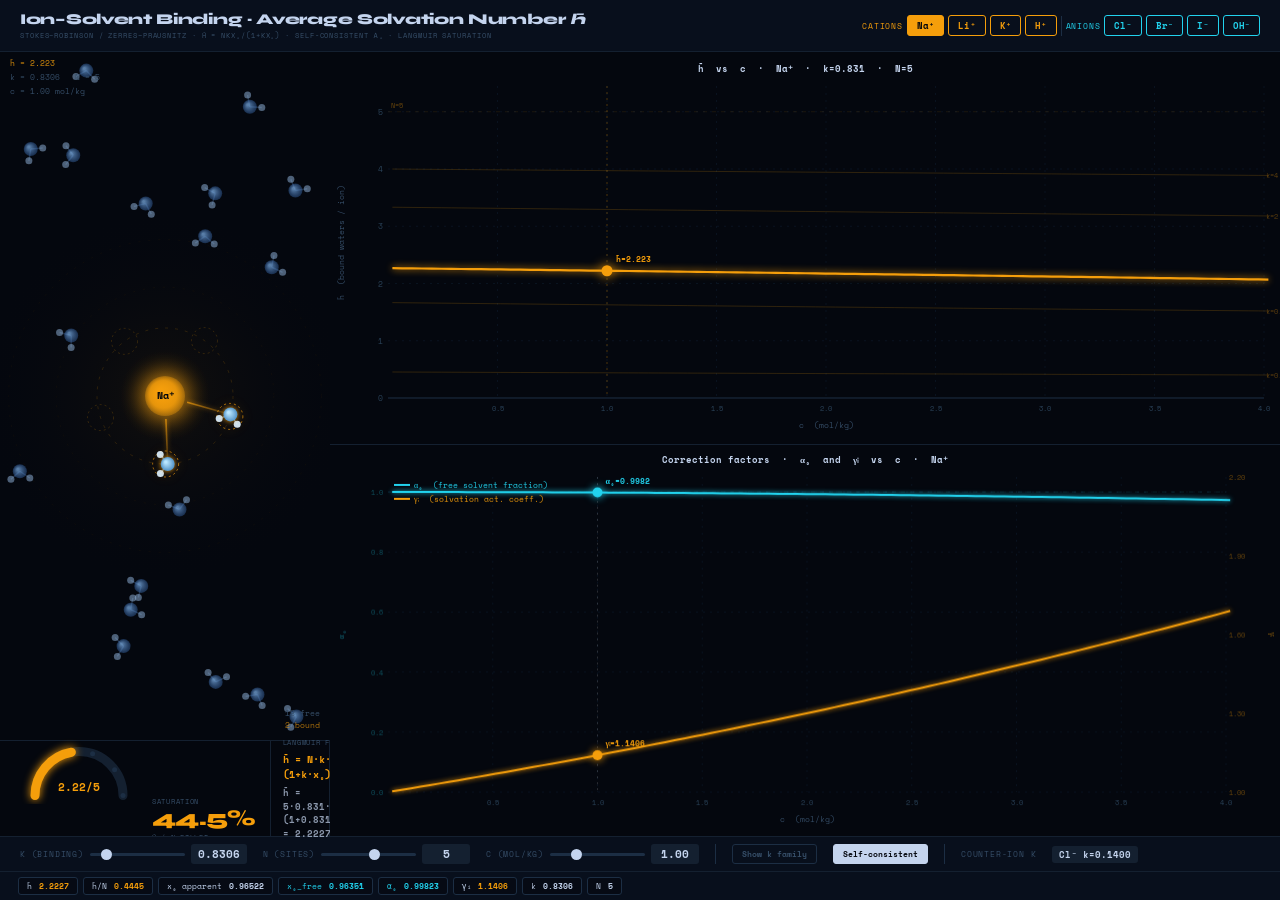
<file: tutorials/ion_solvation.html>
<!DOCTYPE html>
<html lang="en">
<head>
<meta charset="UTF-8">
<meta name="viewport" content="width=device-width, initial-scale=1.0">
<title>Ion Solvation · h̄ = Nkx₀/(1+kx₀)</title>
<style>
@import url('https://fonts.googleapis.com/css2?family=Space+Mono:ital,wght@0,400;0,700;1,400&family=Syne:wght@400;600;800&display=swap');

:root {
  --bg:    #04070e;
  --surf:  #080f1c;
  --surf2: #0c1628;
  --brd:   #142030;
  --brd2:  #1c2e44;
  --text:  #c4d4ee;
  --muted: #364e68;
  --muted2:#283c54;
  --cat:   #f59e0b;
  --cat2:  #fbbf24;
  --an:    #22d3ee;
  --an2:   #67e8f9;
}
*,*::before,*::after{box-sizing:border-box;margin:0;padding:0}
html,body{width:100%;height:100%;background:var(--bg);font-family:'Syne',sans-serif;color:var(--text);overflow:hidden}
body{display:flex;flex-direction:column}

/* ── Header ─────────────────────────────────── */
.hdr{flex-shrink:0;display:flex;align-items:center;justify-content:space-between;
  padding:10px 20px;border-bottom:1px solid var(--brd);background:var(--surf);gap:14px;flex-wrap:wrap}
.hdr-t{font-size:15px;font-weight:800;letter-spacing:-.02em}
.hdr-s{font-family:'Space Mono',monospace;font-size:7px;color:var(--muted);
  letter-spacing:.13em;text-transform:uppercase;margin-top:2px}
.ion-btns{display:flex;gap:4px;flex-wrap:wrap;align-items:center}
.ion-btn{font-family:'Space Mono',monospace;font-size:9px;font-weight:700;
  padding:3px 9px;border-radius:3px;border:1px solid var(--brd2);
  background:transparent;color:var(--text);cursor:pointer;transition:all .12s;white-space:nowrap}
.ion-btn.cat{border-color:var(--cat);color:var(--cat)}
.ion-btn.an {border-color:var(--an); color:var(--an)}
.ion-btn.cat.sel{background:var(--cat);color:#04070e}
.ion-btn.an.sel {background:var(--an); color:#04070e}
.sep{width:1px;height:20px;background:var(--brd2);flex-shrink:0}

/* ── Main ────────────────────────────────────── */
.main{flex:1;min-height:0;display:flex}

/* ── Animation panel ─────────────────────────── */
.anim-col{flex-shrink:0;width:330px;display:flex;flex-direction:column;
  border-right:1px solid var(--brd)}
#cvAnim{flex:1;min-height:0;display:block;width:330px}
.info-strip{flex-shrink:0;height:96px;border-top:1px solid var(--brd);
  display:flex;align-items:stretch;gap:0}
.gauge-box{flex:0 0 190px;padding:8px 14px;display:flex;flex-direction:column;
  justify-content:center;gap:3px}
.eq-box{flex:1;border-left:1px solid var(--brd);padding:8px 12px;
  display:flex;flex-direction:column;justify-content:center;gap:4px}
.eq-lbl{font-family:'Space Mono',monospace;font-size:7px;color:var(--muted);
  letter-spacing:.1em;text-transform:uppercase}
.eq-expr{font-family:'Space Mono',monospace;font-size:10px;font-weight:700;line-height:1.5}

/* ── Charts panel ────────────────────────────── */
.charts-col{flex:1;min-width:0;display:flex;flex-direction:column}
.cv-wrap{flex:1;min-height:0;position:relative}
.cv-wrap+.cv-wrap{border-top:1px solid var(--brd)}
canvas.chart{display:block;width:100%;height:100%}

/* ── Controls ────────────────────────────────── */
.ctrl-bar{flex-shrink:0;display:flex;align-items:center;gap:16px;flex-wrap:wrap;
  padding:7px 20px;border-top:1px solid var(--brd);background:var(--surf)}
.cg{display:flex;align-items:center;gap:6px}
.cl{font-family:'Space Mono',monospace;font-size:8px;color:var(--muted);
  letter-spacing:.1em;text-transform:uppercase;white-space:nowrap}
.vb{font-family:'Space Mono',monospace;font-size:11px;font-weight:700;
  padding:2px 7px;border-radius:3px;background:var(--brd);min-width:48px;text-align:center}
input[type=range]{-webkit-appearance:none;height:3px;background:var(--brd2);
  border-radius:2px;outline:none;cursor:pointer;width:95px}
input[type=range]::-webkit-slider-thumb{-webkit-appearance:none;width:11px;height:11px;
  border-radius:50%;background:var(--text);cursor:pointer}
.toggle-btn{font-family:'Space Mono',monospace;font-size:8px;font-weight:700;
  padding:3px 9px;border-radius:3px;border:1px solid var(--brd2);
  background:transparent;color:var(--muted);cursor:pointer;transition:all .12s}
.toggle-btn.on{background:var(--text);color:var(--bg);border-color:var(--text)}

/* ── Metrics ─────────────────────────────────── */
.met-bar{flex-shrink:0;display:flex;gap:5px;padding:5px 18px;
  background:var(--surf);border-top:1px solid var(--brd);flex-wrap:wrap;align-items:center}
.met{font-family:'Space Mono',monospace;font-size:8px;padding:2px 8px;
  border-radius:3px;border:1px solid var(--brd2);background:rgba(0,0,0,.3);white-space:nowrap}
.met b{margin-left:2px;font-weight:700}

/* canvas gauge */
#cvGauge{display:block}
</style>
</head>
<body>

<!-- ═══════════════════════════════════════════════════
     HEADER
════════════════════════════════════════════════════ -->
<div class="hdr">
  <div>
    <div class="hdr-t">Ion–Solvent Binding · Average Solvation Number <em>h̄</em></div>
    <div class="hdr-s">Stokes–Robinson / Zerres–Prausnitz · h̄ = Nkx₀/(1+kx₀) · self-consistent α₀ · Langmuir saturation</div>
  </div>
  <div class="ion-btns">
    <span class="cl" style="color:var(--cat)">Cations</span>
    <button class="ion-btn cat sel" onclick="selectIon('Na⁺',this)">Na⁺</button>
    <button class="ion-btn cat"     onclick="selectIon('Li⁺',this)">Li⁺</button>
    <button class="ion-btn cat"     onclick="selectIon('K⁺', this)">K⁺</button>
    <button class="ion-btn cat"     onclick="selectIon('H⁺', this)">H⁺</button>
    <div class="sep"></div>
    <span class="cl" style="color:var(--an)">Anions</span>
    <button class="ion-btn an"  onclick="selectIon('Cl⁻',this)">Cl⁻</button>
    <button class="ion-btn an"  onclick="selectIon('Br⁻',this)">Br⁻</button>
    <button class="ion-btn an"  onclick="selectIon('I⁻', this)">I⁻</button>
    <button class="ion-btn an"  onclick="selectIon('OH⁻',this)">OH⁻</button>
  </div>
</div>

<!-- ═══════════════════════════════════════════════════
     MAIN
════════════════════════════════════════════════════ -->
<div class="main">

  <!-- ANIMATION COLUMN -->
  <div class="anim-col">
    <canvas id="cvAnim" width="330"></canvas>
    <div class="info-strip">
      <div class="gauge-box">
        <div style="display:flex;align-items:baseline;gap:8px">
          <canvas id="cvGauge" width="130" height="70"></canvas>
          <div>
            <div class="eq-lbl">saturation</div>
            <div id="satPct" style="font-size:22px;font-weight:800;letter-spacing:-.03em;line-height:1"></div>
            <div class="eq-lbl" style="margin-top:3px">h̄ / N filled</div>
          </div>
        </div>
      </div>
      <div class="eq-box">
        <div class="eq-lbl">Langmuir form</div>
        <div class="eq-expr" id="eqDisplay">h̄ = N·k·x₀ / (1+k·x₀)</div>
        <div class="eq-expr" id="eqValues" style="font-size:9px;opacity:.7"></div>
      </div>
    </div>
  </div>

  <!-- CHARTS COLUMN -->
  <div class="charts-col">
    <div class="cv-wrap">
      <canvas id="cvHbar" class="chart"></canvas>
    </div>
    <div class="cv-wrap">
      <canvas id="cvAG" class="chart"></canvas>
    </div>
  </div>

</div>

<!-- ═══════════════════════════════════════════════════
     CONTROLS
════════════════════════════════════════════════════ -->
<div class="ctrl-bar">
  <div class="cg">
    <span class="cl">k (binding)</span>
    <input type="range" id="slK" min="0.01" max="6" step="0.01" value="0.83"
      oninput="setK(+this.value)">
    <span class="vb" id="vK">0.8306</span>
  </div>
  <div class="cg">
    <span class="cl">N (sites)</span>
    <input type="range" id="slN" min="1" max="8" step="1" value="5"
      oninput="setNsites(+this.value)">
    <span class="vb" id="vN">5</span>
  </div>
  <div class="cg">
    <span class="cl">c (mol/kg)</span>
    <input type="range" id="slC" min="0.01" max="4" step="0.01" value="1.0"
      oninput="setC(+this.value)">
    <span class="vb" id="vC">1.00</span>
  </div>
  <div class="sep"></div>
  <button class="toggle-btn" id="btnCI" onclick="toggleCI()">Show k family</button>
  <button class="toggle-btn on" id="btnSC" onclick="toggleSC()">Self-consistent</button>
  <div class="sep"></div>
  <span class="cl" style="color:var(--muted)">Counter-ion k</span>
  <span class="vb" id="vKci" style="font-size:9px">—</span>
</div>

<!-- METRICS -->
<div class="met-bar">
  <span class="met">h̄ <b id="mH">—</b></span>
  <span class="met">h̄/N <b id="mSat">—</b></span>
  <span class="met">x₀ apparent <b id="mX0">—</b></span>
  <span class="met" style="color:var(--an)">x₀_free <b id="mX0f">—</b></span>
  <span class="met" style="color:var(--an)">α₀ <b id="mA0">—</b></span>
  <span class="met">γᵢ <b id="mGam">—</b></span>
  <span class="met">k <b id="mKv">—</b></span>
  <span class="met">N <b id="mNv">—</b></span>
</div>

<!-- ═══════════════════════════════════════════════════
     SCRIPT
════════════════════════════════════════════════════ -->
<script>
// ─────────────────────────────────────────────────────
// 1.  CONSTANTS & ION TABLE
// ─────────────────────────────────────────────────────
const n0base = 55.51; // mol H₂O per kg H₂O

const IONS = {
  'Na⁺':{ k:0.8306, N:5, type:'cat', col:'#f59e0b', glow:'rgba(245,158,11,', rIon:1.02 },
  'K⁺': { k:0.9456, N:5, type:'cat', col:'#fb923c', glow:'rgba(251,146,60,',  rIon:1.38 },
  'Li⁺':{ k:3.8782, N:5, type:'cat', col:'#fcd34d', glow:'rgba(252,211,77,',  rIon:0.76 },
  'H⁺': { k:2.3680, N:5, type:'cat', col:'#f87171', glow:'rgba(248,113,113,', rIon:0.30 },
  'Cl⁻':{ k:0.1400, N:4, type:'an',  col:'#22d3ee', glow:'rgba(34,211,238,',  rIon:1.81 },
  'Br⁻':{ k:1.5418, N:4, type:'an',  col:'#38bdf8', glow:'rgba(56,189,248,',  rIon:1.96 },
  'I⁻': { k:2.0863, N:4, type:'an',  col:'#818cf8', glow:'rgba(129,140,248,', rIon:2.20 },
  'OH⁻':{ k:3.2471, N:4, type:'an',  col:'#a78bfa', glow:'rgba(167,139,250,', rIon:1.37 },
};

// Default counter-ions
const COUNTER = {
  'cat': { name:'Cl⁻', k:0.1400, N:4 },
  'an':  { name:'Na⁺', k:0.8306, N:5 },
};

// ─────────────────────────────────────────────────────
// 2.  APP STATE
// ─────────────────────────────────────────────────────
const S = {
  ion: 'Na⁺',
  k: 0.8306,
  N: 5,
  c: 1.0,
  showFamily: true,
  selfConsistent: true,
};

// ─────────────────────────────────────────────────────
// 3.  PHYSICS
// ─────────────────────────────────────────────────────
function hbarFn(k, N, x0free){ return N * k * x0free / (1 + k * x0free); }

function computeState(c, k, N) {
  const n0   = n0base;
  const nSel = c, nCtr = c;          // 1:1 electrolyte
  const nTot = n0 + nSel + nCtr;
  const x0app = n0 / nTot;

  const ion = IONS[S.ion];
  const ctr = COUNTER[ion.type];
  const kCtr = ctr.k, NCtr = ctr.N;
  const isCat = ion.type === 'cat';
  // k_cat = k if cation, else counter default; vice-versa for anion
  const k_cat = isCat ? k    : kCtr;
  const N_cat = isCat ? N    : NCtr;
  const k_an  = isCat ? kCtr : k;
  const N_an  = isCat ? NCtr : N;

  let x0free = x0app;
  if (S.selfConsistent) {
    for (let i=0; i<80; i++) {
      const hc = hbarFn(k_cat, N_cat, x0free);
      const ha = hbarFn(k_an,  N_an,  x0free);
      const num = n0 - hc*nSel - ha*nCtr;
      const den = n0 + nSel*(1-hc) + nCtr*(1-ha);
      const xnew = Math.max(1e-7, num/den);
      if (Math.abs(xnew-x0free)<1e-11){ x0free=xnew; break; }
      x0free = 0.5*x0free + 0.5*xnew;
    }
  }

  const hCat = hbarFn(k_cat, N_cat, x0free);
  const hAn  = hbarFn(k_an,  N_an,  x0free);
  const h_sel = isCat ? hCat : hAn;
  const alpha0 = x0free / x0app;

  // Denominator D for activity coefficient
  const D = 1 + (nSel/n0)*(1 - hCat) + (nCtr/n0)*(1 - hAn);
  const alp_inf = 1 / Math.pow(1 + k, N);
  const alp_i   = 1 / (x0app * Math.pow(1 + k*x0free, N) * D);
  const gamma_i = alp_i / alp_inf;

  return { x0app, x0free, alpha0, hCat, hAn, h_sel,
           saturation: h_sel/N, gamma_i, D };
}

// ─────────────────────────────────────────────────────
// 4.  ANIMATION SYSTEM
// ─────────────────────────────────────────────────────
const cvAnim = document.getElementById('cvAnim');
const ctA    = cvAnim.getContext('2d');

const ORBIT_R  = 68;   // orbital shell radius (px)
const ION_R    = 20;   // ion radius (px)
const W_O_R    =  7;   // water oxygen radius
const W_H_R    =  3.5; // water hydrogen radius
const OH_D     = 12;   // O-H bond length
const HOH_HALF = 52 * Math.PI / 180;  // half of 104° HOH angle
const N_WATERS = 20;   // total water molecules in animation

let waters = [];
let orbitPhase   = 0;
let ionPulse     = 0;
let lastTransAt  = 0;

function initWaters() {
  const W = cvAnim.width, H = cvAnim.height;
  const cx = W/2, cy = H/2;
  waters = [];
  for (let i=0; i<N_WATERS; i++) {
    let x, y, tries=0;
    do {
      x = 24 + Math.random()*(W-48);
      y = 24 + Math.random()*(H-48);
      tries++;
    } while (Math.hypot(x-cx, y-cy) < ORBIT_R+26 && tries<60);
    waters.push({
      x, y,
      vx: (Math.random()-.5)*.35,
      vy: (Math.random()-.5)*.35,
      angle: Math.random()*Math.PI*2,
      vangle:(Math.random()-.5)*.03,
      state: 'free',    // 'free' | 'bound' | 'releasing'
      slot: -1,
      relTick: 0,
    });
  }
}

function slotPos(s, cx, cy, N) {
  const a = orbitPhase + s*(2*Math.PI/N);
  return { x: cx + ORBIT_R*Math.cos(a),
           y: cy + ORBIT_R*Math.sin(a),
           angle: a + Math.PI*.5 };
}

function stepWaters(cx, cy, hbarVal, N, W, H) {
  orbitPhase += 0.005;
  ionPulse    = (ionPulse + 0.025) % (Math.PI*2);

  const target = Math.max(0, Math.min(N, Math.round(hbarVal)));
  const bound  = waters.filter(w=>w.state==='bound');
  const free   = waters.filter(w=>w.state==='free');
  const now    = Date.now();

  if (now - lastTransAt > 180) {
    if (target > bound.length && free.length > 0) {
      // Find an empty slot
      const taken = new Set(bound.map(w=>w.slot));
      let slot = -1;
      for (let s=0; s<N; s++) { if (!taken.has(s)){ slot=s; break; } }
      if (slot >= 0) {
        const sp = slotPos(slot, cx, cy, N);
        let best=null, bestD=Infinity;
        free.forEach(w=>{ const d=Math.hypot(w.x-sp.x,w.y-sp.y); if(d<bestD){bestD=d;best=w;} });
        if (best) { best.state='bound'; best.slot=slot; lastTransAt=now; }
      }
    } else if (target < bound.length && bound.length > 0) {
      const victim = bound[Math.floor(Math.random()*bound.length)];
      victim.state = 'releasing'; victim.slot=-1; victim.relTick=40;
      const dx=victim.x-cx, dy=victim.y-cy, d=Math.max(1,Math.hypot(dx,dy));
      victim.vx = (dx/d)*2.0 + (Math.random()-.5)*.6;
      victim.vy = (dy/d)*2.0 + (Math.random()-.5)*.6;
      lastTransAt = now;
    }
  }

  waters.forEach(w => {
    if (w.state==='bound') {
      const sp = slotPos(w.slot, cx, cy, N);
      w.x += (sp.x - w.x)*.14;
      w.y += (sp.y - w.y)*.14;
      w.angle = sp.angle;
    } else {
      if (w.state==='releasing') { w.relTick--; if(w.relTick<=0) w.state='free'; }
      w.vx += (Math.random()-.5)*.13;
      w.vy += (Math.random()-.5)*.13;
      const sp=Math.hypot(w.vx,w.vy); if(sp>1.1){w.vx*=1.1/sp;w.vy*=1.1/sp;}
      w.x+=w.vx; w.y+=w.vy;
      w.angle+=w.vangle; w.vangle*=.98; w.vangle+=(Math.random()-.5)*.008;
      // Repel from orbital zone
      const dx=w.x-cx, dy=w.y-cy, dist=Math.hypot(dx,dy);
      if (dist < ORBIT_R+22 && w.state!=='releasing') {
        const f=(ORBIT_R+22-dist)*.055;
        w.vx+=(dx/dist)*f; w.vy+=(dy/dist)*f;
      }
      const p=18;
      if(w.x<p){w.x=p;w.vx=Math.abs(w.vx)*.72;}
      if(w.x>W-p){w.x=W-p;w.vx=-Math.abs(w.vx)*.72;}
      if(w.y<p){w.y=p;w.vy=Math.abs(w.vy)*.72;}
      if(w.y>H-p){w.y=H-p;w.vy=-Math.abs(w.vy)*.72;}
    }
  });
}

function drawWater(ctx, x, y, angle, bound, ionCol) {
  const h1x = x + OH_D*Math.cos(angle+HOH_HALF);
  const h1y = y + OH_D*Math.sin(angle+HOH_HALF);
  const h2x = x + OH_D*Math.cos(angle-HOH_HALF);
  const h2y = y + OH_D*Math.sin(angle-HOH_HALF);

  ctx.save();
  if (bound) { ctx.shadowBlur=7; ctx.shadowColor=ionCol; }

  // O-H bonds
  ctx.strokeStyle = bound ? 'rgba(190,225,255,.55)' : 'rgba(100,145,200,.28)';
  ctx.lineWidth=1.4;
  ctx.beginPath();
  ctx.moveTo(x,y); ctx.lineTo(h1x,h1y);
  ctx.moveTo(x,y); ctx.lineTo(h2x,h2y);
  ctx.stroke();

  // Hydrogens
  ctx.shadowBlur=0;
  ctx.fillStyle = bound ? 'rgba(220,240,255,.92)' : 'rgba(150,185,225,.5)';
  ctx.beginPath(); ctx.arc(h1x,h1y,W_H_R,0,Math.PI*2); ctx.fill();
  ctx.beginPath(); ctx.arc(h2x,h2y,W_H_R,0,Math.PI*2); ctx.fill();

  // Oxygen
  if (bound) { ctx.shadowBlur=5; ctx.shadowColor=ionCol; }
  const g = ctx.createRadialGradient(x-2,y-2,1,x,y,W_O_R);
  if (bound) {
    g.addColorStop(0,'rgba(185,230,255,1)');
    g.addColorStop(1,'rgba(75,155,225,.88)');
  } else {
    g.addColorStop(0,'rgba(120,170,225,.72)');
    g.addColorStop(1,'rgba(55,105,175,.4)');
  }
  ctx.fillStyle=g;
  ctx.beginPath(); ctx.arc(x,y,W_O_R,0,Math.PI*2); ctx.fill();
  ctx.restore();
}

function drawAnim(hv) {
  const W=cvAnim.width, H=cvAnim.height;
  const cx=W/2, cy=H/2;
  const N=S.N;
  const ion=IONS[S.ion];
  const ctx=ctA;

  // bg
  ctx.fillStyle='#04070e'; ctx.fillRect(0,0,W,H);

  // Ambient glow behind ion
  const bg=ctx.createRadialGradient(cx,cy,0,cx,cy,ORBIT_R*2.8);
  bg.addColorStop(0,ion.glow+'0.06)');
  bg.addColorStop(1,'transparent');
  ctx.fillStyle=bg; ctx.fillRect(0,0,W,H);

  // Concentric ring suggestion
  [1.6,2.3].forEach(rf=>{
    ctx.save();
    ctx.strokeStyle=ion.glow+'0.04)';
    ctx.lineWidth=1;
    ctx.setLineDash([2,8]);
    ctx.beginPath(); ctx.arc(cx,cy,ORBIT_R*rf,0,Math.PI*2); ctx.stroke();
    ctx.setLineDash([]);
    ctx.restore();
  });

  // Orbital shell ring
  ctx.save();
  ctx.strokeStyle=ion.glow+'0.15)';
  ctx.lineWidth=1;
  ctx.setLineDash([3,7]);
  ctx.beginPath(); ctx.arc(cx,cy,ORBIT_R,0,Math.PI*2); ctx.stroke();
  ctx.setLineDash([]);
  ctx.restore();

  // Slot markers (N positions on orbit)
  for (let s=0; s<N; s++) {
    const sp=slotPos(s,cx,cy,N);
    const occ=waters.some(w=>w.state==='bound'&&w.slot===s);
    ctx.save();
    if (occ) { ctx.shadowBlur=8; ctx.shadowColor=ion.col; }
    ctx.strokeStyle = occ ? ion.glow+'0.7)' : ion.glow+'0.18)';
    ctx.lineWidth=1;
    ctx.setLineDash([2,3]);
    ctx.beginPath(); ctx.arc(sp.x,sp.y,13,0,Math.PI*2); ctx.stroke();
    ctx.setLineDash([]);
    ctx.restore();
  }

  // Bond lines from bound waters to ion
  waters.forEach(w=>{
    if(w.state!=='bound') return;
    const dist=Math.hypot(w.x-cx,w.y-cy);
    if(dist>ORBIT_R+8) return;
    const a=Math.atan2(w.y-cy,w.x-cx);
    ctx.save();
    const grad=ctx.createLinearGradient(
      cx+(ION_R+3)*Math.cos(a), cy+(ION_R+3)*Math.sin(a), w.x, w.y);
    grad.addColorStop(0,ion.glow+'0.75)');
    grad.addColorStop(1,ion.glow+'0.08)');
    ctx.strokeStyle=grad; ctx.lineWidth=1.6;
    ctx.shadowBlur=4; ctx.shadowColor=ion.col;
    ctx.beginPath();
    ctx.moveTo(cx+(ION_R+3)*Math.cos(a), cy+(ION_R+3)*Math.sin(a));
    ctx.lineTo(w.x,w.y);
    ctx.stroke();
    ctx.restore();
  });

  // Free water molecules
  waters.forEach(w=>{ if(w.state!=='bound') drawWater(ctx,w.x,w.y,w.angle,false,ion.col); });

  // Bound water molecules (on top, glowing)
  waters.forEach(w=>{ if(w.state==='bound') drawWater(ctx,w.x,w.y,w.angle,true,ion.col); });

  // Ion
  const pulse = .5+.5*Math.sin(ionPulse);
  ctx.save();
  // Outer glow halo
  const halo=ctx.createRadialGradient(cx,cy,ION_R,cx,cy,ION_R+20+pulse*8);
  halo.addColorStop(0,ion.glow+(0.22+pulse*.12)+')');
  halo.addColorStop(1,'transparent');
  ctx.fillStyle=halo;
  ctx.beginPath(); ctx.arc(cx,cy,ION_R+28,0,Math.PI*2); ctx.fill();
  // Body
  const ionG=ctx.createRadialGradient(cx-5,cy-5,2,cx,cy,ION_R);
  ionG.addColorStop(0,ion.col+'ff');
  ionG.addColorStop(.65,ion.col+'cc');
  ionG.addColorStop(1,ion.col+'55');
  ctx.shadowBlur=14+pulse*8; ctx.shadowColor=ion.col;
  ctx.fillStyle=ionG;
  ctx.beginPath(); ctx.arc(cx,cy,ION_R,0,Math.PI*2); ctx.fill();
  // Label
  ctx.shadowBlur=0;
  ctx.fillStyle='#04070e';
  ctx.font='bold 10px Space Mono';
  ctx.textAlign='center'; ctx.textBaseline='middle';
  ctx.fillText(S.ion,cx,cy);
  ctx.restore();

  // Corner annotations
  ctx.font='8px Space Mono'; ctx.textAlign='left'; ctx.textBaseline='top';
  ctx.fillStyle=ion.glow+'0.9)';
  ctx.fillText(`h̄ = ${hv.toFixed(3)}`, 10, 8);
  ctx.fillStyle='#364e68';
  ctx.fillText(`k = ${S.k.toFixed(4)}   N = ${S.N}`, 10, 22);
  ctx.fillText(`c = ${S.c.toFixed(2)} mol/kg`, 10, 36);

  // "bound / free" label bottom
  const nBound=waters.filter(w=>w.state==='bound').length;
  ctx.textAlign='right'; ctx.textBaseline='bottom';
  ctx.fillStyle=ion.glow+'0.7)';
  ctx.fillText(`${nBound} bound`, W-10, H-10);
  ctx.fillStyle='#364e68';
  ctx.fillText(`${N_WATERS-nBound} free`, W-10, H-22);
}

// ─────────────────────────────────────────────────────
// 5.  GAUGE
// ─────────────────────────────────────────────────────
const cvG = document.getElementById('cvGauge');
const ctG = cvG.getContext('2d');

function drawGauge(sat) {
  const W=cvG.width, H=cvG.height;
  const cx=W*.5, cy=H*.88, R=44;
  const ion=IONS[S.ion];
  ctG.clearRect(0,0,W,H);

  const sA=Math.PI, eA=2*Math.PI;
  const fA=sA + Math.min(1,sat)*Math.PI;

  // Track
  ctG.save();
  ctG.strokeStyle='#142030'; ctG.lineWidth=9; ctG.lineCap='round';
  ctG.beginPath(); ctG.arc(cx,cy,R,sA,eA); ctG.stroke();

  // Fill
  ctG.strokeStyle=ion.col; ctG.shadowBlur=8; ctG.shadowColor=ion.col;
  ctG.beginPath(); ctG.arc(cx,cy,R,sA,fA); ctG.stroke();
  ctG.restore();

  // Tick dots for each site
  for (let i=0;i<=S.N;i++) {
    const a=sA+(i/S.N)*Math.PI;
    const xi=cx+R*Math.cos(a), yi=cy+R*Math.sin(a);
    ctG.beginPath(); ctG.arc(xi,yi,2.5,0,Math.PI*2);
    ctG.fillStyle = i<=Math.round(sat*S.N) ? ion.col : '#1c2e44';
    ctG.fill();
  }

  // Central text
  ctG.fillStyle=ion.col; ctG.font='bold 11px Space Mono';
  ctG.textAlign='center'; ctG.textBaseline='bottom';
  ctG.fillText(`${(sat*S.N).toFixed(2)}/${S.N}`,cx,cy-2);

  // Saturation pct badge
  const el=document.getElementById('satPct');
  el.textContent=(sat*100).toFixed(1)+'%';
  el.style.color=ion.col;
}

// ─────────────────────────────────────────────────────
// 6.  CHART HELPERS
// ─────────────────────────────────────────────────────
function syncCV(cv) {
  const pw=cv.parentElement.clientWidth;
  const ph=cv.parentElement.clientHeight;
  if(cv.width!==pw||cv.height!==ph){cv.width=pw;cv.height=ph;return true;}
  return false;
}

// ─────────────────────────────────────────────────────
// 7.  h̄ vs c  CHART
// ─────────────────────────────────────────────────────
const cvH=document.getElementById('cvHbar');
const ctH=cvH.getContext('2d');

function drawHbarChart() {
  syncCV(cvH);
  const W=cvH.width, H=cvH.height;
  const ctx=ctH, ion=IONS[S.ion];
  ctx.fillStyle='#04070e'; ctx.fillRect(0,0,W,H);

  const PL=58,PR=16,PT=34,PB=46;
  const cW=W-PL-PR, cH=H-PT-PB;
  const cMax=4, nPts=90;
  const cs=Array.from({length:nPts},(_,i)=>0.02+cMax*i/(nPts-1));

  const yMax=S.N*1.09;
  const tx=c=>PL+(c/cMax)*cW;
  const ty=v=>PT+cH-(v/yMax)*cH;

  // Title
  ctx.fillStyle='#c4d4ee'; ctx.font='bold 9px Space Mono';
  ctx.textAlign='center';
  ctx.fillText(`h̄  vs  c  ·  ${S.ion}  ·  k=${S.k.toFixed(3)}  ·  N=${S.N}`, W/2, 20);

  // y grid (integer lines for each site)
  for(let yv=0;yv<=S.N;yv++){
    ctx.strokeStyle=yv===0?'#1c2e44':'#0f1e30';
    ctx.lineWidth=yv===0?1:.5;
    ctx.setLineDash(yv===0?[]:[2,5]);
    ctx.beginPath(); ctx.moveTo(PL,ty(yv)); ctx.lineTo(PL+cW,ty(yv)); ctx.stroke();
    ctx.setLineDash([]);
    ctx.fillStyle='#2a4258'; ctx.font='8px Space Mono';
    ctx.textAlign='right';
    ctx.fillText(yv,PL-5,ty(yv)+3);
  }

  // x grid
  [.5,1,1.5,2,2.5,3,3.5,4].forEach(xv=>{
    ctx.strokeStyle='#0f1e30'; ctx.lineWidth=.5; ctx.setLineDash([2,5]);
    ctx.beginPath(); ctx.moveTo(tx(xv),PT); ctx.lineTo(tx(xv),PT+cH); ctx.stroke();
    ctx.setLineDash([]);
    ctx.fillStyle='#2a4258'; ctx.font='7px Space Mono'; ctx.textAlign='center';
    ctx.fillText(xv.toFixed(1),tx(xv),PT+cH+13);
  });

  // N saturation line
  ctx.strokeStyle=ion.glow+'0.12)'; ctx.lineWidth=.8; ctx.setLineDash([4,5]);
  ctx.beginPath(); ctx.moveTo(PL,ty(S.N)); ctx.lineTo(PL+cW,ty(S.N)); ctx.stroke();
  ctx.setLineDash([]);
  ctx.fillStyle=ion.glow+'0.4)'; ctx.font='7px Space Mono'; ctx.textAlign='left';
  ctx.fillText('N='+S.N,PL+3,ty(S.N)-4);

  // Family of k curves (faint background curves)
  if(S.showFamily){
    const kFamily=[0.1,0.5,1.0,2.0,4.0];
    kFamily.forEach(kv=>{
      if(Math.abs(kv-S.k)<0.18) return;
      ctx.strokeStyle=ion.glow+'0.18)'; ctx.lineWidth=1;
      ctx.beginPath();
      cs.forEach((c,i)=>{
        // Approximate (not fully self-consistent) for the family
        const x0=n0base/(n0base+2*c);
        const h=hbarFn(kv,S.N,x0);
        i===0?ctx.moveTo(tx(c),ty(h)):ctx.lineTo(tx(c),ty(h));
      });
      ctx.stroke();
      // Label at right
      const lc=cs[cs.length-1];
      const lx0=n0base/(n0base+2*lc);
      const lh=hbarFn(kv,S.N,lx0);
      ctx.fillStyle=ion.glow+'0.35)';
      ctx.font='7px Space Mono'; ctx.textAlign='left';
      ctx.fillText(`k=${kv}`,PL+cW+2,ty(lh)+3);
    });
  }

  // Main curve (current k, self-consistent)
  ctx.strokeStyle=ion.col; ctx.lineWidth=2.2;
  ctx.shadowBlur=7; ctx.shadowColor=ion.col;
  ctx.beginPath();
  cs.forEach((c,i)=>{
    const st=computeState(c,S.k,S.N);
    i===0?ctx.moveTo(tx(c),ty(st.h_sel)):ctx.lineTo(tx(c),ty(st.h_sel));
  });
  ctx.stroke(); ctx.shadowBlur=0;

  // Tangent / slope annotation at low c (pedagogical: initial slope = N·k·x₀²)
  // Skip for brevity — the family curves convey this

  // Current concentration marker
  const cst=computeState(S.c,S.k,S.N);
  const px=tx(S.c), py=ty(cst.h_sel);
  ctx.strokeStyle=ion.glow+'0.3)'; ctx.lineWidth=1; ctx.setLineDash([2,4]);
  ctx.beginPath(); ctx.moveTo(px,PT); ctx.lineTo(px,PT+cH); ctx.stroke();
  ctx.setLineDash([]);

  ctx.save(); ctx.shadowBlur=12; ctx.shadowColor=ion.col;
  ctx.fillStyle=ion.col;
  ctx.beginPath(); ctx.arc(px,py,5.5,0,Math.PI*2); ctx.fill();
  ctx.restore();

  // Value call-out
  ctx.fillStyle=ion.col; ctx.font='bold 8px Space Mono';
  ctx.textAlign=px<PL+cW-65?'left':'right';
  ctx.fillText(`h̄=${cst.h_sel.toFixed(3)}`,px+9*(px<PL+cW-65?1:-1),py-9);

  // Axes labels
  ctx.fillStyle='#364e68'; ctx.font='8px Space Mono';
  ctx.textAlign='center';
  ctx.fillText('c  (mol/kg)',PL+cW/2,PT+cH+30);
  ctx.save(); ctx.translate(14,PT+cH/2); ctx.rotate(-Math.PI/2);
  ctx.fillText('h̄  (bound waters / ion)',0,0); ctx.restore();
}

// ─────────────────────────────────────────────────────
// 8.  α₀  AND  γᵢ  CHART
// ─────────────────────────────────────────────────────
const cvAG=document.getElementById('cvAG');
const ctAG=cvAG.getContext('2d');

function drawAGChart() {
  syncCV(cvAG);
  const W=cvAG.width, H=cvAG.height;
  const ctx=ctAG, ion=IONS[S.ion];
  ctx.fillStyle='#04070e'; ctx.fillRect(0,0,W,H);

  const PL=58,PR=54,PT=32,PB=44;   // PR wider for right-axis γ labels
  const cW=W-PL-PR, cH=H-PT-PB;
  const cMax=4, nPts=90;
  const cs=Array.from({length:nPts},(_,i)=>0.02+cMax*i/(nPts-1));

  // Precompute
  const alpha0s=[], gammas=[];
  cs.forEach(c=>{
    const st=computeState(c,S.k,S.N);
    alpha0s.push(st.alpha0);
    gammas.push(st.gamma_i);
  });

  const yAmin=0, yAmax=1.05;
  const yGmin=1;
  const yGmax=Math.max(2,...gammas.filter(isFinite))*1.1;

  const tx=c=>PL+(c/cMax)*cW;
  const tyA=v=>PT+cH-((v-yAmin)/(yAmax-yAmin))*cH;
  const tyG=v=>PT+cH-((v-yGmin)/(yGmax-yGmin))*cH;

  // Title
  ctx.fillStyle='#c4d4ee'; ctx.font='bold 9px Space Mono';
  ctx.textAlign='center';
  ctx.fillText(`Correction factors  ·  α₀  and  γᵢ  vs  c  ·  ${S.ion}`, W/2, 18);

  // y-grid for α₀ (left)
  [0,.2,.4,.6,.8,1.0].forEach(yv=>{
    ctx.strokeStyle='#0f1e30'; ctx.lineWidth=.5; ctx.setLineDash([2,5]);
    ctx.beginPath(); ctx.moveTo(PL,tyA(yv)); ctx.lineTo(PL+cW,tyA(yv)); ctx.stroke();
    ctx.setLineDash([]);
    ctx.fillStyle='rgba(34,211,238,.35)'; ctx.font='7px Space Mono'; ctx.textAlign='right';
    ctx.fillText(yv.toFixed(1),PL-5,tyA(yv)+3);
  });

  // α₀=1 reference
  ctx.strokeStyle='rgba(34,211,238,.15)'; ctx.lineWidth=.8; ctx.setLineDash([4,5]);
  ctx.beginPath(); ctx.moveTo(PL,tyA(1)); ctx.lineTo(PL+cW,tyA(1)); ctx.stroke();
  ctx.setLineDash([]);

  // γ right-axis ticks
  const nGt=4;
  for(let i=0;i<=nGt;i++){
    const yv=yGmin+(yGmax-yGmin)*i/nGt;
    const yp=tyG(yv);
    ctx.fillStyle=ion.glow+'0.4)'; ctx.font='7px Space Mono'; ctx.textAlign='left';
    ctx.fillText(yv.toFixed(2),PL+cW+3,yp+3);
  }

  // x grid
  [.5,1,1.5,2,2.5,3,3.5,4].forEach(xv=>{
    ctx.strokeStyle='#0f1e30'; ctx.lineWidth=.5; ctx.setLineDash([2,5]);
    ctx.beginPath(); ctx.moveTo(tx(xv),PT); ctx.lineTo(tx(xv),PT+cH); ctx.stroke();
    ctx.setLineDash([]);
    ctx.fillStyle='#2a4258'; ctx.font='7px Space Mono'; ctx.textAlign='center';
    ctx.fillText(xv.toFixed(1),tx(xv),PT+cH+13);
  });

  // α₀ curve
  ctx.strokeStyle='#22d3ee'; ctx.lineWidth=2.0;
  ctx.shadowBlur=5; ctx.shadowColor='#22d3ee';
  ctx.beginPath();
  alpha0s.forEach((v,i)=>{
    i===0?ctx.moveTo(tx(cs[i]),tyA(v)):ctx.lineTo(tx(cs[i]),tyA(v));
  });
  ctx.stroke(); ctx.shadowBlur=0;

  // γᵢ curve (right axis)
  ctx.strokeStyle=ion.col; ctx.lineWidth=2.0;
  ctx.shadowBlur=5; ctx.shadowColor=ion.col;
  ctx.beginPath();
  let started=false;
  gammas.forEach((v,i)=>{
    if(!isFinite(v)) return;
    const yp=Math.max(PT-4,Math.min(PT+cH+4,tyG(v)));
    if(!started){ctx.moveTo(tx(cs[i]),yp);started=true;}
    else ctx.lineTo(tx(cs[i]),yp);
  });
  ctx.stroke(); ctx.shadowBlur=0;

  // Current c markers
  const cst=computeState(S.c,S.k,S.N);
  const px=tx(S.c);
  ctx.strokeStyle='rgba(255,255,255,.15)'; ctx.lineWidth=1; ctx.setLineDash([2,4]);
  ctx.beginPath(); ctx.moveTo(px,PT); ctx.lineTo(px,PT+cH); ctx.stroke();
  ctx.setLineDash([]);

  // α₀ dot
  ctx.save(); ctx.shadowBlur=9; ctx.shadowColor='#22d3ee';
  ctx.fillStyle='#22d3ee';
  ctx.beginPath(); ctx.arc(px,tyA(cst.alpha0),5,0,Math.PI*2); ctx.fill();
  ctx.restore();
  // γ dot
  const gpy=Math.max(PT,Math.min(PT+cH,tyG(cst.gamma_i)));
  ctx.save(); ctx.shadowBlur=9; ctx.shadowColor=ion.col;
  ctx.fillStyle=ion.col;
  ctx.beginPath(); ctx.arc(px,gpy,5,0,Math.PI*2); ctx.fill();
  ctx.restore();

  // Value call-outs
  ctx.font='bold 8px Space Mono'; ctx.textAlign='left';
  ctx.fillStyle='#22d3ee';
  ctx.fillText(`α₀=${cst.alpha0.toFixed(4)}`,px+8,tyA(cst.alpha0)-9);
  ctx.fillStyle=ion.col;
  const glo=cst.gamma_i.toFixed(4);
  ctx.fillText(`γᵢ=${glo}`,px+8,gpy-9);

  // Legend
  const lx=PL+6,ly=PT+8;
  [['\u03b1\u2080  (free solvent fraction)','#22d3ee'],
   ['\u03b3\u1d62  (solvation act. coeff.)', ion.col]].forEach(([lbl,col],i)=>{
    ctx.strokeStyle=col; ctx.lineWidth=2;
    ctx.beginPath(); ctx.moveTo(lx,ly+i*14); ctx.lineTo(lx+16,ly+i*14); ctx.stroke();
    ctx.fillStyle=col; ctx.font='8px Space Mono'; ctx.textAlign='left';
    ctx.fillText(lbl,lx+20,ly+i*14+3);
  });

  // Axis labels
  ctx.save(); ctx.translate(14,PT+cH/2); ctx.rotate(-Math.PI/2);
  ctx.fillStyle='rgba(34,211,238,.5)'; ctx.font='8px Space Mono'; ctx.textAlign='center';
  ctx.fillText('\u03b1\u2080',0,0); ctx.restore();

  ctx.save(); ctx.translate(W-10,PT+cH/2); ctx.rotate(Math.PI/2);
  ctx.fillStyle=ion.glow+'0.6)'; ctx.font='8px Space Mono'; ctx.textAlign='center';
  ctx.fillText('\u03b3\u1d62',0,0); ctx.restore();

  ctx.fillStyle='#364e68'; ctx.font='8px Space Mono'; ctx.textAlign='center';
  ctx.fillText('c  (mol/kg)',PL+cW/2,PT+cH+30);
}

// ─────────────────────────────────────────────────────
// 9.  METRICS & EQ DISPLAY
// ─────────────────────────────────────────────────────
function updateMetrics(st) {
  const ion=IONS[S.ion];
  const f=(v,dp)=>isFinite(v)?v.toFixed(dp):'—';
  document.getElementById('mH').textContent   =f(st.h_sel,4);
  document.getElementById('mH').style.color   =ion.col;
  document.getElementById('mSat').textContent =f(st.saturation,4);
  document.getElementById('mSat').style.color =ion.col;
  document.getElementById('mX0').textContent  =f(st.x0app,5);
  document.getElementById('mX0f').textContent =f(st.x0free,5);
  document.getElementById('mA0').textContent  =f(st.alpha0,5);
  document.getElementById('mGam').textContent =f(st.gamma_i,4);
  document.getElementById('mGam').style.color =ion.col;
  document.getElementById('mKv').textContent  =S.k.toFixed(4);
  document.getElementById('mNv').textContent  =S.N;
  document.getElementById('vKci').textContent =COUNTER[ion.type].name+
    ' k='+COUNTER[ion.type].k.toFixed(4);

  // Equation callout
  document.getElementById('eqDisplay').style.color=ion.col;
  document.getElementById('eqValues').textContent=
    `h̄ = ${S.N}·${S.k.toFixed(3)}·${st.x0free.toFixed(4)} / `+
    `(1+${S.k.toFixed(3)}·${st.x0free.toFixed(4)}) = ${st.h_sel.toFixed(4)}`;
}

// ─────────────────────────────────────────────────────
// 10.  RENDER LOOP
// ─────────────────────────────────────────────────────
let frame=0;

function loop(){
  requestAnimationFrame(loop);
  frame++;

  // Sync anim canvas height
  const panH=cvAnim.parentElement.clientHeight;
  const tgtH=Math.max(180, panH-96);
  if(cvAnim.height!==tgtH){
    cvAnim.width=330; cvAnim.height=tgtH;
    initWaters();
  }

  const st=computeState(S.c,S.k,S.N);
  const W=cvAnim.width, H=cvAnim.height;
  stepWaters(W/2,H/2,st.h_sel,S.N,W,H);
  drawAnim(st.h_sel);
  drawGauge(st.saturation);

  if(frame%3===0){
    drawHbarChart();
    drawAGChart();
  }

  updateMetrics(st);
}

// ─────────────────────────────────────────────────────
// 11.  UI
// ─────────────────────────────────────────────────────
function selectIon(name, btn) {
  S.ion=name;
  const d=IONS[name];
  S.k=d.k; S.N=d.N;
  document.getElementById('slK').value=S.k;
  document.getElementById('vK').textContent=S.k.toFixed(4);
  document.getElementById('slN').value=S.N;
  document.getElementById('vN').textContent=S.N;
  document.querySelectorAll('.ion-btn').forEach(b=>b.classList.remove('sel'));
  btn.classList.add('sel');
  initWaters();
}

function setK(v){
  S.k=v;
  document.getElementById('vK').textContent=v.toFixed(4);
}
function setNsites(v){
  S.N=+v;
  document.getElementById('vN').textContent=v;
  initWaters();
}
function setC(v){
  S.c=+v;
  document.getElementById('vC').textContent=(+v).toFixed(2);
}
function toggleCI(){
  S.showFamily=!S.showFamily;
  document.getElementById('btnCI').classList.toggle('on',S.showFamily);
}
function toggleSC(){
  S.selfConsistent=!S.selfConsistent;
  document.getElementById('btnSC').classList.toggle('on',S.selfConsistent);
  document.getElementById('btnSC').textContent=S.selfConsistent?'Self-consistent':'Approx x₀';
}

// ─────────────────────────────────────────────────────
// 12.  INIT
// ─────────────────────────────────────────────────────
setTimeout(()=>{ initWaters(); loop(); }, 40);
window.addEventListener('resize',()=>{ /* loop handles sync */ });
</script>
</body>
</html>
</file>
<file: notes/site_libs/quarto-html/tippy.css>
.tippy-box[data-animation=fade][data-state=hidden]{opacity:0}[data-tippy-root]{max-width:calc(100vw - 10px)}.tippy-box{position:relative;background-color:#333;color:#fff;border-radius:4px;font-size:14px;line-height:1.4;white-space:normal;outline:0;transition-property:transform,visibility,opacity}.tippy-box[data-placement^=top]>.tippy-arrow{bottom:0}.tippy-box[data-placement^=top]>.tippy-arrow:before{bottom:-7px;left:0;border-width:8px 8px 0;border-top-color:initial;transform-origin:center top}.tippy-box[data-placement^=bottom]>.tippy-arrow{top:0}.tippy-box[data-placement^=bottom]>.tippy-arrow:before{top:-7px;left:0;border-width:0 8px 8px;border-bottom-color:initial;transform-origin:center bottom}.tippy-box[data-placement^=left]>.tippy-arrow{right:0}.tippy-box[data-placement^=left]>.tippy-arrow:before{border-width:8px 0 8px 8px;border-left-color:initial;right:-7px;transform-origin:center left}.tippy-box[data-placement^=right]>.tippy-arrow{left:0}.tippy-box[data-placement^=right]>.tippy-arrow:before{left:-7px;border-width:8px 8px 8px 0;border-right-color:initial;transform-origin:center right}.tippy-box[data-inertia][data-state=visible]{transition-timing-function:cubic-bezier(.54,1.5,.38,1.11)}.tippy-arrow{width:16px;height:16px;color:#333}.tippy-arrow:before{content:"";position:absolute;border-color:transparent;border-style:solid}.tippy-content{position:relative;padding:5px 9px;z-index:1}
</file>
<file: notes/site_libs/quarto-html/quarto-syntax-highlighting-15634bcf2e68342d4ad2dfa704d543f6.css>
/* quarto syntax highlight colors */
:root {
  --quarto-hl-ot-color: #003B4F;
  --quarto-hl-at-color: #657422;
  --quarto-hl-ss-color: #20794D;
  --quarto-hl-an-color: #5E5E5E;
  --quarto-hl-fu-color: #4758AB;
  --quarto-hl-st-color: #20794D;
  --quarto-hl-cf-color: #003B4F;
  --quarto-hl-op-color: #5E5E5E;
  --quarto-hl-er-color: #AD0000;
  --quarto-hl-bn-color: #AD0000;
  --quarto-hl-al-color: #AD0000;
  --quarto-hl-va-color: #111111;
  --quarto-hl-bu-color: inherit;
  --quarto-hl-ex-color: inherit;
  --quarto-hl-pp-color: #AD0000;
  --quarto-hl-in-color: #5E5E5E;
  --quarto-hl-vs-color: #20794D;
  --quarto-hl-wa-color: #5E5E5E;
  --quarto-hl-do-color: #5E5E5E;
  --quarto-hl-im-color: #00769E;
  --quarto-hl-ch-color: #20794D;
  --quarto-hl-dt-color: #AD0000;
  --quarto-hl-fl-color: #AD0000;
  --quarto-hl-co-color: #5E5E5E;
  --quarto-hl-cv-color: #5E5E5E;
  --quarto-hl-cn-color: #8f5902;
  --quarto-hl-sc-color: #5E5E5E;
  --quarto-hl-dv-color: #AD0000;
  --quarto-hl-kw-color: #003B4F;
}

/* other quarto variables */
:root {
  --quarto-font-monospace: SFMono-Regular, Menlo, Monaco, Consolas, "Liberation Mono", "Courier New", monospace;
}

/* syntax highlight based on Pandoc's rules */
pre > code.sourceCode > span {
  color: #003B4F;
}

code.sourceCode > span {
  color: #003B4F;
}

div.sourceCode,
div.sourceCode pre.sourceCode {
  color: #003B4F;
}

/* Normal */
code span {
  color: #003B4F;
}

/* Alert */
code span.al {
  color: #AD0000;
  font-style: inherit;
}

/* Annotation */
code span.an {
  color: #5E5E5E;
  font-style: inherit;
}

/* Attribute */
code span.at {
  color: #657422;
  font-style: inherit;
}

/* BaseN */
code span.bn {
  color: #AD0000;
  font-style: inherit;
}

/* BuiltIn */
code span.bu {
  font-style: inherit;
}

/* ControlFlow */
code span.cf {
  color: #003B4F;
  font-weight: bold;
  font-style: inherit;
}

/* Char */
code span.ch {
  color: #20794D;
  font-style: inherit;
}

/* Constant */
code span.cn {
  color: #8f5902;
  font-style: inherit;
}

/* Comment */
code span.co {
  color: #5E5E5E;
  font-style: inherit;
}

/* CommentVar */
code span.cv {
  color: #5E5E5E;
  font-style: italic;
}

/* Documentation */
code span.do {
  color: #5E5E5E;
  font-style: italic;
}

/* DataType */
code span.dt {
  color: #AD0000;
  font-style: inherit;
}

/* DecVal */
code span.dv {
  color: #AD0000;
  font-style: inherit;
}

/* Error */
code span.er {
  color: #AD0000;
  font-style: inherit;
}

/* Extension */
code span.ex {
  font-style: inherit;
}

/* Float */
code span.fl {
  color: #AD0000;
  font-style: inherit;
}

/* Function */
code span.fu {
  color: #4758AB;
  font-style: inherit;
}

/* Import */
code span.im {
  color: #00769E;
  font-style: inherit;
}

/* Information */
code span.in {
  color: #5E5E5E;
  font-style: inherit;
}

/* Keyword */
code span.kw {
  color: #003B4F;
  font-weight: bold;
  font-style: inherit;
}

/* Operator */
code span.op {
  color: #5E5E5E;
  font-style: inherit;
}

/* Other */
code span.ot {
  color: #003B4F;
  font-style: inherit;
}

/* Preprocessor */
code span.pp {
  color: #AD0000;
  font-style: inherit;
}

/* SpecialChar */
code span.sc {
  color: #5E5E5E;
  font-style: inherit;
}

/* SpecialString */
code span.ss {
  color: #20794D;
  font-style: inherit;
}

/* String */
code span.st {
  color: #20794D;
  font-style: inherit;
}

/* Variable */
code span.va {
  color: #111111;
  font-style: inherit;
}

/* VerbatimString */
code span.vs {
  color: #20794D;
  font-style: inherit;
}

/* Warning */
code span.wa {
  color: #5E5E5E;
  font-style: italic;
}

.prevent-inlining {
  content: "</";
}

/*# sourceMappingURL=f23921c56f73e400b49028c9186a1aa0.css.map */
</file>
<file: notes/custom.css>
/* ── Parchment theme for Quarto notes ── */
:root {
  --parchment:  #f4efe4;
  --parchment2: #ede6d6;
  --ink:        #2a1f0e;
  --ink-muted:  #6b5c45;
  --teal:       #3d7068;
  --rule:       #c9bba2;
}

body {
  background: var(--parchment) !important;
  color: var(--ink) !important;
  font-family: Georgia, serif !important;
}

h1, h2, h3 {
  font-family: Georgia, serif !important;
  color: var(--ink) !important;
  font-weight: normal !important;
}

h2 { border-bottom: 1px solid var(--rule); padding-bottom: 6px; }

a { color: var(--teal) !important; }
a:hover { color: #b5862a !important; }

/* Navbar */
.navbar {
  background: var(--parchment2) !important;
  border-bottom: 1px solid var(--rule) !important;
}
.navbar-brand, .nav-link {
  color: var(--ink) !important;
  font-family: 'Space Mono', monospace !important;
  font-size: 11px !important;
  letter-spacing: .08em !important;
  text-transform: uppercase !important;
}

/* Sidebar TOC */
.sidebar { background: var(--parchment2) !important; }
#TOC a { color: var(--teal) !important; font-size: 0.85em; }

/* Code blocks */
pre, code {
  font-family: 'Space Mono', monospace !important;
  font-size: 0.82em !important;
  background: var(--parchment2) !important;
}

/* Equation blocks */
.math { color: var(--ink) !important; }

/* Animation iframe */
.anim-frame {
  width: 100%;
  max-width: 820px;
  height: 520px;
  border-top: 2px solid var(--teal);
  border-bottom: 2px solid var(--teal);
  display: block;
  background: #04070e;
  margin: 0 auto;
}
/* Content max width */
.content-container { max-width: 820px !important; }
</file>
